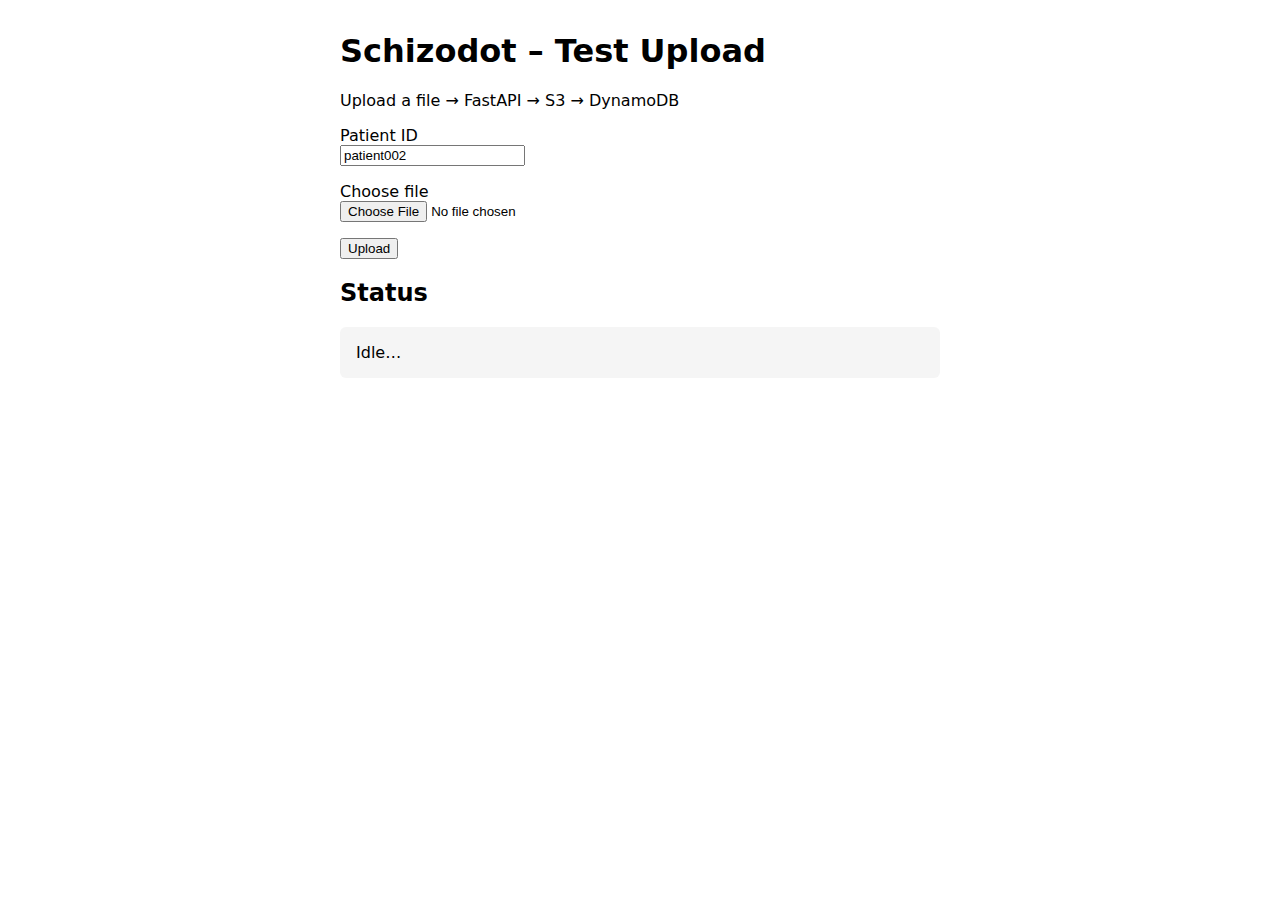
<file: frontend/index.html>
<!doctype html>
<html lang="en">
  <head>
    <meta charset="UTF-8" />
    <title>Schizodot Uploader</title>
    <meta name="viewport" content="width=device-width,initial-scale=1" />
    <style>
      body { font-family: system-ui, sans-serif; max-width: 600px; margin: 2rem auto; }
      label, input, button { display: block; margin-bottom: 1rem; }
      .log { background: #f5f5f5; padding: 1rem; border-radius: 6px; white-space: pre-wrap; }
      .ok { color: green; }
      .err { color: red; }
    </style>
  </head>
  <body>
    <h1>Schizodot – Test Upload</h1>
    <p>Upload a file → FastAPI → S3 → DynamoDB</p>

    <label>
      Patient ID
      <input id="patientId" value="patient002" />
    </label>

    <label>
      Choose file
      <input id="fileInput" type="file" accept="audio/*,video/*" />
    </label>

    <button id="uploadBtn">Upload</button>

    <h2>Status</h2>
    <div id="status" class="log">Idle…</div>

    <script>
      const API_BASE = "http://127.0.0.1:8000/api/v1/analyze";
      const statusBox = document.getElementById("status");
      const uploadBtn = document.getElementById("uploadBtn");
      const fileInput = document.getElementById("fileInput");
      const patientInput = document.getElementById("patientId");

      function log(msg, isErr = false) {
        statusBox.textContent = msg;
        statusBox.className = "log " + (isErr ? "err" : "ok");
      }

      async function doUpload() {
        const file = fileInput.files[0];
        const patientId = patientInput.value.trim();
        if (!file) {
          log("Please choose a file first", true);
          return;
        }
        if (!patientId) {
          log("Please enter patient ID", true);
          return;
        }

        // 1) ask FastAPI to give presigned URL
        log("1/4 Getting presigned URL from FastAPI…");
        const presignUrl = `${API_BASE}/presign/${encodeURIComponent(patientId)}?filename=${encodeURIComponent(file.name)}&content_type=${encodeURIComponent(file.type)}`;
        const presignResp = await fetch(presignUrl);
        if (!presignResp.ok) {
          const txt = await presignResp.text();
          log("Presign failed: " + txt, true);
          return;
        }
        const presignData = await presignResp.json();
        const { url, key } = presignData;

        // 2) upload to S3 using presigned URL
        log("2/4 Uploading directly to S3…");
        const putResp = await fetch(url, {
          method: "PUT",
          headers: {
            "Content-Type": file.type,
          },
          body: file,
        });
        if (!putResp.ok) {
          const txt = await putResp.text();
          log("S3 upload failed: " + txt, true);
          return;
        }

        // 3) tell backend to confirm and write to Dynamo
        log("3/4 Telling FastAPI to confirm + log to DynamoDB…");
        const confirmResp = await fetch(`${API_BASE}/confirm`, {
          method: "POST",
          headers: {
            "Content-Type": "application/json",
          },
          body: JSON.stringify({
            patient_id: patientId,
            key: key,
            size_bytes: file.size,
            media_type: file.type,
          }),
        });
        if (!confirmResp.ok) {
          const txt = await confirmResp.text();
          log("Confirm failed: " + txt, true);
          return;
        }
        const confirmData = await confirmResp.json();

        // 4) done
        log("4/4 Done ✅\n\nS3 key: " + key + "\nDynamo item:\n" + JSON.stringify(confirmData, null, 2));
      }

      uploadBtn.addEventListener("click", () => {
        doUpload().catch(err => {
          console.error(err);
          log("Unexpected error: " + err.message, true);
        });
      });
    </script>
  </body>
</html>
</file>
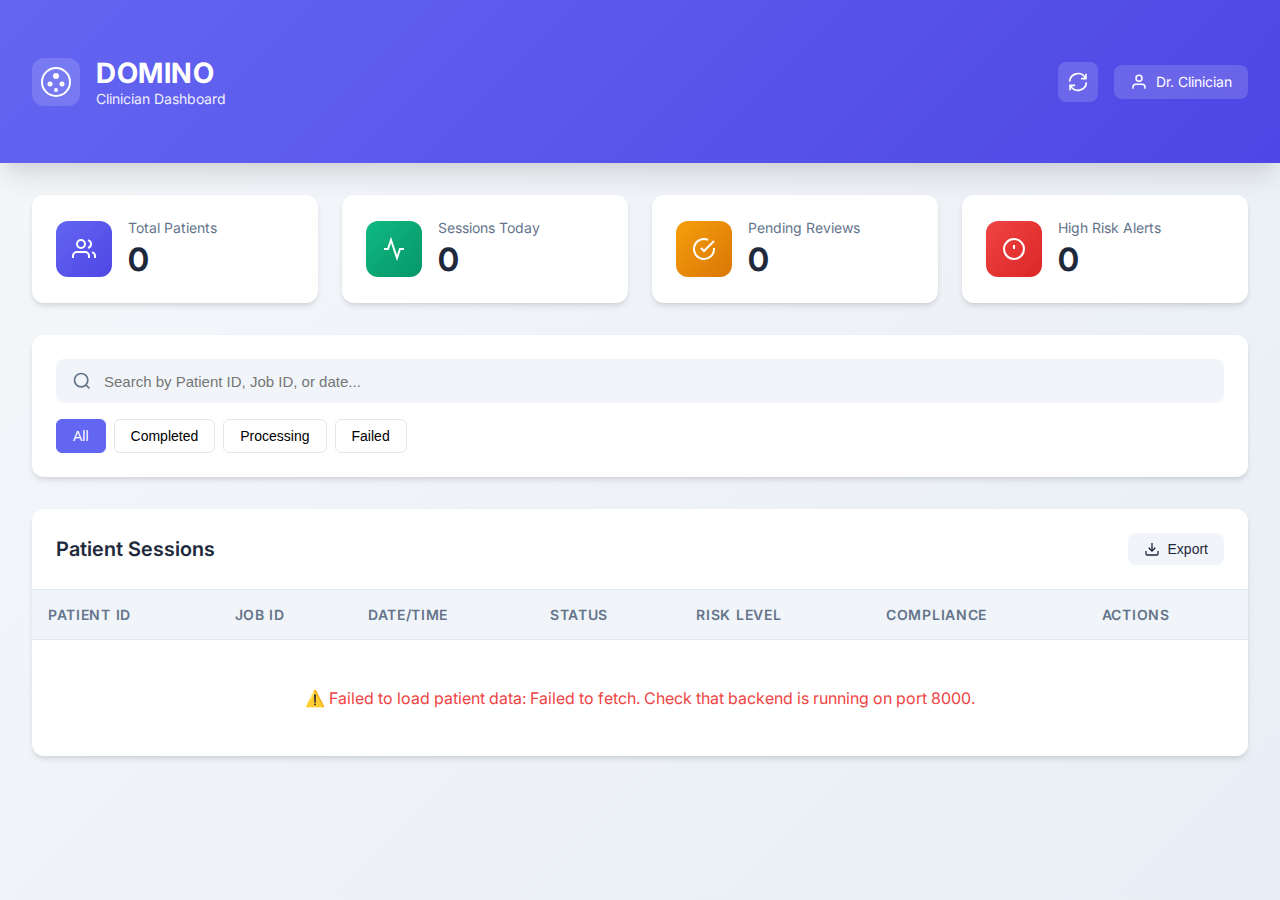
<file: frontend/clinician-dashboard/index.html>
<!DOCTYPE html>
<html lang="en">
<head>
    <meta charset="UTF-8">
    <meta name="viewport" content="width=device-width, initial-scale=1.0">
    <title>DOMINO - Clinician Dashboard</title>
    <link rel="stylesheet" href="styles.css">
    <link rel="preconnect" href="https://fonts.googleapis.com">
    <link rel="preconnect" href="https://fonts.gstatic.com" crossorigin>
    <link href="https://fonts.googleapis.com/css2?family=Inter:wght@300;400;500;600;700;800&display=swap" rel="stylesheet">
</head>
<body>
    <!-- Header -->
    <header class="app-header">
        <div class="container">
            <div class="header-content">
                <div class="logo">
                    <span class="logo-icon">
                        <svg width="32" height="32" viewBox="0 0 32 32" fill="none" xmlns="http://www.w3.org/2000/svg">
                            <circle cx="16" cy="16" r="14" stroke="currentColor" stroke-width="2"/>
                            <circle cx="16" cy="10" r="3" fill="currentColor"/>
                            <circle cx="10" cy="18" r="2.5" fill="currentColor"/>
                            <circle cx="22" cy="18" r="2.5" fill="currentColor"/>
                            <circle cx="16" cy="24" r="2" fill="currentColor"/>
                        </svg>
                    </span>
                    <span class="logo-text">
                        <span class="logo-main">DOMINO</span>
                        <span class="logo-subtitle">Clinician Dashboard</span>
                    </span>
                </div>
                <div class="header-actions">
                    <button class="btn-icon" onclick="refreshData()" title="Refresh Data">
                        <svg width="20" height="20" viewBox="0 0 24 24" fill="none" stroke="currentColor" stroke-width="2">
                            <path d="M21.5 2v6h-6M2.5 22v-6h6M2 11.5a10 10 0 0 1 18.8-4.3M22 12.5a10 10 0 0 1-18.8 4.2"/>
                        </svg>
                    </button>
                    <div class="user-badge">
                        <svg width="18" height="18" viewBox="0 0 24 24" fill="none" stroke="currentColor" stroke-width="2">
                            <path d="M20 21v-2a4 4 0 0 0-4-4H8a4 4 0 0 0-4 4v2"></path>
                            <circle cx="12" cy="7" r="4"></circle>
                        </svg>
                        <span>Dr. Clinician</span>
                    </div>
                </div>
            </div>
        </div>
    </header>

    <!-- Main Container -->
    <main class="container">
        <!-- Dashboard Stats -->
        <div class="stats-grid">
            <div class="stat-card">
                <div class="stat-icon" style="background: linear-gradient(135deg, #6366f1, #4f46e5);">
                    <svg width="24" height="24" viewBox="0 0 24 24" fill="none" stroke="white" stroke-width="2">
                        <path d="M17 21v-2a4 4 0 0 0-4-4H5a4 4 0 0 0-4 4v2"></path>
                        <circle cx="9" cy="7" r="4"></circle>
                        <path d="M23 21v-2a4 4 0 0 0-3-3.87M16 3.13a4 4 0 0 1 0 7.75"></path>
                    </svg>
                </div>
                <div class="stat-info">
                    <div class="stat-label">Total Patients</div>
                    <div class="stat-value" id="totalPatients">0</div>
                </div>
            </div>

            <div class="stat-card">
                <div class="stat-icon" style="background: linear-gradient(135deg, #10b981, #059669);">
                    <svg width="24" height="24" viewBox="0 0 24 24" fill="none" stroke="white" stroke-width="2">
                        <polyline points="22 12 18 12 15 21 9 3 6 12 2 12"></polyline>
                    </svg>
                </div>
                <div class="stat-info">
                    <div class="stat-label">Sessions Today</div>
                    <div class="stat-value" id="sessionsToday">0</div>
                </div>
            </div>

            <div class="stat-card">
                <div class="stat-icon" style="background: linear-gradient(135deg, #f59e0b, #d97706);">
                    <svg width="24" height="24" viewBox="0 0 24 24" fill="none" stroke="white" stroke-width="2">
                        <path d="M22 11.08V12a10 10 0 1 1-5.93-9.14"></path>
                        <polyline points="22 4 12 14.01 9 11.01"></polyline>
                    </svg>
                </div>
                <div class="stat-info">
                    <div class="stat-label">Pending Reviews</div>
                    <div class="stat-value" id="pendingReviews">0</div>
                </div>
            </div>

            <div class="stat-card">
                <div class="stat-icon" style="background: linear-gradient(135deg, #ef4444, #dc2626);">
                    <svg width="24" height="24" viewBox="0 0 24 24" fill="none" stroke="white" stroke-width="2">
                        <circle cx="12" cy="12" r="10"></circle>
                        <line x1="12" y1="8" x2="12" y2="12"></line>
                        <line x1="12" y1="16" x2="12.01" y2="16"></line>
                    </svg>
                </div>
                <div class="stat-info">
                    <div class="stat-label">High Risk Alerts</div>
                    <div class="stat-value" id="highRiskAlerts">0</div>
                </div>
            </div>
        </div>

        <!-- Search and Filters -->
        <div class="search-section">
            <div class="search-bar">
                <svg width="20" height="20" viewBox="0 0 24 24" fill="none" stroke="currentColor" stroke-width="2">
                    <circle cx="11" cy="11" r="8"></circle>
                    <path d="m21 21-4.35-4.35"></path>
                </svg>
                <input type="text" id="searchInput" placeholder="Search by Patient ID, Job ID, or date..." onkeyup="filterResults()">
            </div>
            <div class="filter-buttons">
                <button class="filter-btn active" onclick="filterByStatus('all')">All</button>
                <button class="filter-btn" onclick="filterByStatus('completed')">Completed</button>
                <button class="filter-btn" onclick="filterByStatus('processing')">Processing</button>
                <button class="filter-btn" onclick="filterByStatus('failed')">Failed</button>
            </div>
        </div>

        <!-- Results Table -->
        <div class="card">
            <div class="card-header">
                <h2>Patient Sessions</h2>
                <div class="card-actions">
                    <button class="btn btn-secondary btn-sm" onclick="exportData()">
                        <svg width="16" height="16" viewBox="0 0 24 24" fill="none" stroke="currentColor" stroke-width="2">
                            <path d="M21 15v4a2 2 0 0 1-2 2H5a2 2 0 0 1-2-2v-4"></path>
                            <polyline points="7 10 12 15 17 10"></polyline>
                            <line x1="12" y1="15" x2="12" y2="3"></line>
                        </svg>
                        Export
                    </button>
                </div>
            </div>
            <div class="table-container">
                <table class="results-table">
                    <thead>
                        <tr>
                            <th>Patient ID</th>
                            <th>Job ID</th>
                            <th>Date/Time</th>
                            <th>Status</th>
                            <th>Risk Level</th>
                            <th>Compliance</th>
                            <th>Actions</th>
                        </tr>
                    </thead>
                    <tbody id="resultsTableBody">
                        <tr>
                            <td colspan="7" class="no-data">Loading patient data...</td>
                        </tr>
                    </tbody>
                </table>
            </div>
        </div>
    </main>

    <!-- Detail Modal -->
    <div class="modal" id="detailModal">
        <div class="modal-content">
            <div class="modal-header">
                <h2 id="modalTitle">Patient Session Details</h2>
                <button class="modal-close" onclick="closeModal()">×</button>
            </div>
            <div class="modal-body" id="modalBody">
                <!-- Will be populated by JavaScript -->
            </div>
        </div>
    </div>

    <script src="app.js"></script>
</body>
</html>
</file>
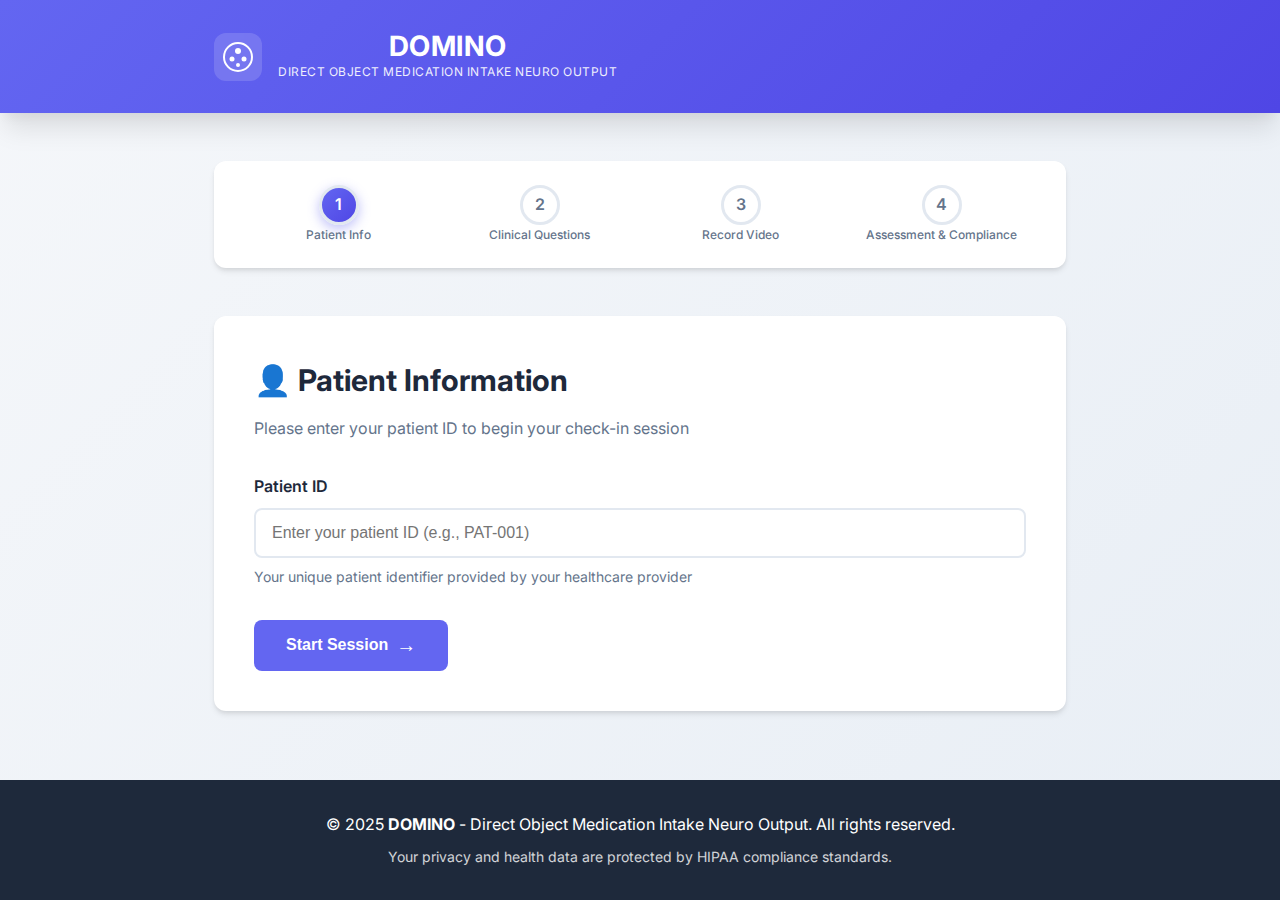
<file: frontend/patient-portal/index.html>
<!DOCTYPE html>
<html lang="en">
<head>
    <meta charset="UTF-8">
    <meta name="viewport" content="width=device-width, initial-scale=1.0">
    <title>DOMINO - Patient Portal</title>
    <link rel="stylesheet" href="styles.css">
    <link rel="preconnect" href="https://fonts.googleapis.com">
    <link rel="preconnect" href="https://fonts.gstatic.com" crossorigin>
    <link href="https://fonts.googleapis.com/css2?family=Inter:wght@300;400;500;600;700&display=swap" rel="stylesheet">
</head>
<body>
    <!-- Header -->
    <header class="app-header">
        <div class="container">
            <div class="header-content">
                <h1 class="logo">
                    <span class="logo-icon">
                        <svg width="32" height="32" viewBox="0 0 32 32" fill="none" xmlns="http://www.w3.org/2000/svg">
                            <circle cx="16" cy="16" r="14" stroke="currentColor" stroke-width="2"/>
                            <circle cx="16" cy="10" r="3" fill="currentColor"/>
                            <circle cx="10" cy="18" r="2.5" fill="currentColor"/>
                            <circle cx="22" cy="18" r="2.5" fill="currentColor"/>
                            <circle cx="16" cy="24" r="2" fill="currentColor"/>
                        </svg>
                    </span>
                    <span class="logo-text">
                        <span class="logo-main">DOMINO</span>
                        <span class="logo-subtitle">Direct Object Medication Intake Neuro Output</span>
                    </span>
                </h1>
            </div>
        </div>
    </header>

    <!-- Main Container -->
    <main class="container">
        <!-- Step Indicator -->
        <div class="step-indicator" id="stepIndicator">
            <div class="step-item active" data-step="1">
                <div class="step-number">1</div>
                <div class="step-label">Patient Info</div>
            </div>
            <div class="step-item" data-step="2">
                <div class="step-number">2</div>
                <div class="step-label">Clinical Questions</div>
            </div>
            <div class="step-item" data-step="3">
                <div class="step-number">3</div>
                <div class="step-label">Record Video</div>
            </div>
            <div class="step-item" data-step="4">
                <div class="step-number">4</div>
                <div class="step-label">Assessment & Compliance</div>
            </div>
        </div>

        <!-- Step 1: Patient Information -->
        <div class="step-content active" id="step1">
            <div class="card">
                <h2 class="card-title">👤 Patient Information</h2>
                <p class="card-description">Please enter your patient ID to begin your check-in session</p>
                
                <div class="form-group">
                    <label for="patientId">Patient ID</label>
                    <input 
                        type="text" 
                        id="patientId" 
                        class="form-input" 
                        placeholder="Enter your patient ID (e.g., PAT-001)"
                        required
                    />
                    <small class="form-help">Your unique patient identifier provided by your healthcare provider</small>
                </div>

                <button class="btn btn-primary" onclick="startSession()">
                    Start Session
                    <span class="btn-icon">→</span>
                </button>
            </div>
        </div>

        <!-- Step 2: Clinical Questions -->
        <div class="step-content" id="step2">
            <div class="card">
                <h2 class="card-title">📋 Clinical Questions</h2>
                <p class="card-description">
                    Please read and understand these questions. You will answer them in a single video recording.
                </p>
                
                <div class="questions-container">
                    <div class="question-item">
                        <div class="question-number">1</div>
                        <div class="question-text">How are you feeling today? Describe your mood and emotional state.</div>
                    </div>
                    <div class="question-item">
                        <div class="question-number">2</div>
                        <div class="question-text">Have you been taking your medication as prescribed? Any missed doses?</div>
                    </div>
                    <div class="question-item">
                        <div class="question-number">3</div>
                        <div class="question-text">Have you experienced any side effects from your medication?</div>
                    </div>
                    <div class="question-item">
                        <div class="question-number">4</div>
                        <div class="question-text">How have your sleep patterns been over the past week?</div>
                    </div>
                    <div class="question-item">
                        <div class="question-number">5</div>
                        <div class="question-text">Is there anything else you would like to share with your healthcare provider?</div>
                    </div>
                </div>

                <div class="alert alert-info">
                    <strong>📹 Recording Instructions:</strong>
                    <ul>
                        <li>Answer all 5 questions in ONE continuous recording</li>
                        <li>Speak clearly and face the camera</li>
                        <li>Take your time - there's no rush</li>
                        <li>You can review and re-record if needed</li>
                    </ul>
                </div>

                <div class="button-group">
                    <button class="btn btn-secondary" onclick="previousStep()">
                        <span class="btn-icon">←</span>
                        Back
                    </button>
                    <button class="btn btn-primary" onclick="nextStep()">
                        Ready to Record
                        <span class="btn-icon">→</span>
                    </button>
                </div>
            </div>
        </div>

        <!-- Step 3: Video Recording -->
        <div class="step-content" id="step3">
            <div class="card">
                <h2 class="card-title">🎥 Record Your Responses</h2>
                <p class="card-description">
                    Answer all 5 clinical questions in one recording session
                </p>

                <!-- Video Preview -->
                <div class="video-container">
                    <video id="videoPreview" autoplay muted playsinline></video>
                    <video id="videoPlayback" controls style="display: none;"></video>
                    
                    <div class="recording-indicator" id="recordingIndicator" style="display: none;">
                        <span class="recording-dot"></span>
                        <span id="recordingTimer">00:00</span>
                    </div>
                </div>

                <!-- Recording Controls -->
                <div class="recording-controls">
                    <button class="btn btn-record" id="startRecordBtn" onclick="startRecording()">
                        <span class="record-icon">⏺</span>
                        Start Recording
                    </button>
                    <button class="btn btn-stop" id="stopRecordBtn" onclick="stopRecording()" style="display: none;">
                        <span class="stop-icon">⏹</span>
                        Stop Recording
                    </button>
                    <button class="btn btn-secondary" id="retryRecordBtn" onclick="retryRecording()" style="display: none;">
                        <span class="btn-icon">↻</span>
                        Re-record
                    </button>
                    <button class="btn btn-primary" id="uploadBtn" onclick="uploadVideo()" style="display: none;">
                        Upload & Analyze
                        <span class="btn-icon">→</span>
                    </button>
                </div>

                <div class="button-group" id="step3NavButtons">
                    <button class="btn btn-secondary" onclick="previousStep()">
                        <span class="btn-icon">←</span>
                        Back
                    </button>
                </div>
            </div>
        </div>

        <!-- Step 4: Analysis Progress -->
        <div class="step-content" id="step4">
            <div class="card">
                <!-- Tab Navigation -->
                <div class="tab-navigation">
                    <button class="tab-button active" id="assessmentTab" onclick="switchTab('assessment')">
                        <svg width="20" height="20" viewBox="0 0 24 24" fill="none" stroke="currentColor" stroke-width="2">
                            <path d="M14.5 2H6a2 2 0 0 0-2 2v16a2 2 0 0 0 2 2h12a2 2 0 0 0 2-2V7.5L14.5 2z"></path>
                        </svg>
                        Clinical Assessment
                    </button>
                    <button class="tab-button" id="complianceTab" onclick="switchTab('compliance')" disabled>
                        <svg width="20" height="20" viewBox="0 0 24 24" fill="none" stroke="currentColor" stroke-width="2">
                            <circle cx="12" cy="12" r="10"></circle>
                            <path d="M9.09 9a3 3 0 0 1 5.83 1c0 2-3 3-3 3"></path>
                            <line x1="12" y1="17" x2="12.01" y2="17"></line>
                        </svg>
                        Medication Compliance
                    </button>
                </div>

                <!-- Assessment Tab Content -->
                <div class="tab-content" id="assessmentContent">
                    <h2>📊 Analysis in Progress</h2>
                    <p class="subtitle">Please wait while we analyze your video...</p>
                    
                    <div class="analysis-steps">
                        <div class="analysis-step" id="uploadStep">
                            <div class="step-icon">📤</div>
                            <div class="step-info">
                                <div class="step-title">Uploading Video</div>
                                <div class="step-description">Secure upload to cloud storage</div>
                            </div>
                        </div>
                        
                        <div class="analysis-step" id="emotionStep">
                            <div class="step-icon">🔍</div>
                            <div class="step-info">
                                <div class="step-title">Processing</div>
                                <div class="step-description">Analyzing your responses</div>
                            </div>
                        </div>
                        
                        <div class="analysis-step" id="llmStep">
                            <div class="step-icon">✅</div>
                            <div class="step-info">
                                <div class="step-title">Completing</div>
                                <div class="step-description">Finalizing analysis</div>
                            </div>
                        </div>
                    </div>
                    
                    <div class="progress-container">
                        <div class="progress-bar" id="analysisProgress"></div>
                    </div>
                    <p class="progress-text" id="progressText">Starting analysis...</p>
                    
                    <!-- Results Container (Hidden until complete) -->
                    <div id="resultsContainer" style="display: none; margin-top: 2rem;">
                        <hr style="border: none; border-top: 2px solid var(--bg-color); margin: 2rem 0;">
                        <div id="resultsContent"></div>
                    </div>
                </div>

                <!-- Compliance Tab Content -->
                <div class="tab-content" id="complianceContent" style="display: none;">
                    <h2>💊 Medication Compliance Check</h2>
                    <p class="subtitle">Please follow the 6-phase protocol to verify medication intake</p>
                    
                    <div class="compliance-container">
                        <!-- Loading indicator -->
                        <div id="complianceLoading" style="display: none; text-align: center; padding: 3rem; background: #f8fafc; border-radius: 12px; margin-bottom: 1rem;">
                            <div style="width: 48px; height: 48px; border: 4px solid #e5e7eb; border-top-color: #6366f1; border-radius: 50%; margin: 0 auto 1rem; animation: spin 1s linear infinite;"></div>
                            <p style="color: var(--text-secondary);">Loading compliance monitor...</p>
                        </div>
                        
                        <!-- Error message -->
                        <div id="complianceError" style="display: none; padding: 1.5rem; background: #fef2f2; border: 2px solid #ef4444; border-radius: 12px; margin-bottom: 1rem;">
                            <p style="color: #dc2626; margin: 0; font-weight: 500;">⚠️ Unable to load compliance monitor</p>
                            <p style="color: #dc2626; margin: 0.5rem 0 0 0; font-size: 0.875rem;">Please ensure proto.py is running on port 5002</p>
                            <button onclick="retryComplianceLoad()" style="margin-top: 1rem; padding: 0.5rem 1rem; background: #dc2626; color: white; border: none; border-radius: 6px; cursor: pointer;">Retry</button>
                        </div>
                        
                        <!-- Iframe with proper permissions -->
                        <iframe 
                            id="complianceFrame" 
                            src="" 
                            allow="camera *; microphone *; fullscreen"
                            sandbox="allow-same-origin allow-scripts allow-forms allow-popups"
                            style="width: 100%; height: 700px; border: none; border-radius: 12px; background: #ffffff; box-shadow: 0 2px 8px rgba(0,0,0,0.1);"
                            title="Medication Compliance Monitor"
                            onload="onComplianceFrameLoad()"
                            onerror="onComplianceFrameError()">
                        </iframe>
                        
                        <!-- Instructions -->
                        <div style="margin-top: 1rem; padding: 1rem; background: #eff6ff; border-radius: 8px; border-left: 4px solid #3b82f6;">
                            <p style="margin: 0; color: #1e40af; font-size: 0.875rem; margin-bottom: 0.75rem;">
                                <strong>📋 Instructions:</strong> Grant camera access when prompted. Follow the 6-phase protocol shown on screen. The system will automatically detect and verify each step.
                            </p>
                        </div>
                        
                        <!-- Completion Button -->
                        <div style="margin-top: 1.5rem; padding: 1.5rem; background: linear-gradient(135deg, #10b981, #059669); border-radius: 12px; text-align: center;">
                            <p style="color: white; margin: 0 0 1rem 0; font-size: 1rem; font-weight: 600;">
                                ✅ Completed All 6 Phases?
                            </p>
                            <button onclick="completeComplianceVerification()" style="background: white; color: #059669; border: none; padding: 1rem 2rem; border-radius: 8px; font-size: 1rem; font-weight: 600; cursor: pointer; box-shadow: 0 4px 12px rgba(0,0,0,0.15); transition: transform 0.2s ease;" onmouseover="this.style.transform='translateY(-2px)'" onmouseout="this.style.transform='translateY(0)'">
                                Complete Verification & Finish
                            </button>
                        </div>
                    </div>
                </div>
            </div>
        </div>

        <!-- Completion Screen -->
        <div class="step-content" id="stepComplete" style="display: none;">
            <div class="card text-center">
                <div class="success-animation">
                    <svg width="120" height="120" viewBox="0 0 120 120" style="margin: 0 auto 2rem;">
                        <circle cx="60" cy="60" r="54" fill="#10b981" opacity="0.1"/>
                        <circle cx="60" cy="60" r="50" stroke="#10b981" stroke-width="3" fill="none" stroke-dasharray="314" stroke-dashoffset="0">
                            <animate attributeName="stroke-dashoffset" from="314" to="0" dur="1s" fill="freeze"/>
                        </circle>
                        <polyline points="40,60 52,72 80,44" stroke="white" stroke-width="4" fill="none" stroke-linecap="round" stroke-linejoin="round" stroke-dasharray="60" stroke-dashoffset="60">
                            <animate attributeName="stroke-dashoffset" from="60" to="0" dur="0.5s" begin="0.5s" fill="freeze"/>
                        </polyline>
                    </svg>
                </div>
                <h2 class="card-title" style="color: #10b981; font-size: 2rem; margin-bottom: 1rem;">
                    🎉 Session Complete!
                </h2>
                <p class="card-description" style="font-size: 1.125rem; margin-bottom: 2rem;">
                    Thank you for completing your DOMINO assessment and compliance verification.
                </p>

                <div class="completion-summary" id="completionSummary" style="background: var(--bg-color); padding: 2rem; border-radius: 12px; margin: 2rem 0; text-align: left;">
                    <!-- Will be populated by JS -->
                </div>

                <div style="display: flex; gap: 1rem; justify-content: center; flex-wrap: wrap;">
                    <button class="btn btn-primary" onclick="location.reload()" style="min-width: 200px;">
                        Start New Session
                    </button>
                </div>
            </div>
        </div>
    </main>

    <!-- Footer -->
    <footer class="app-footer">
        <div class="container">
            <p>&copy; 2025 <strong>DOMINO</strong> - Direct Object Medication Intake Neuro Output. All rights reserved.</p>
            <p class="footer-note">Your privacy and health data are protected by HIPAA compliance standards.</p>
        </div>
    </footer>

    <script src="app.js"></script>
</body>
</html>
</file>
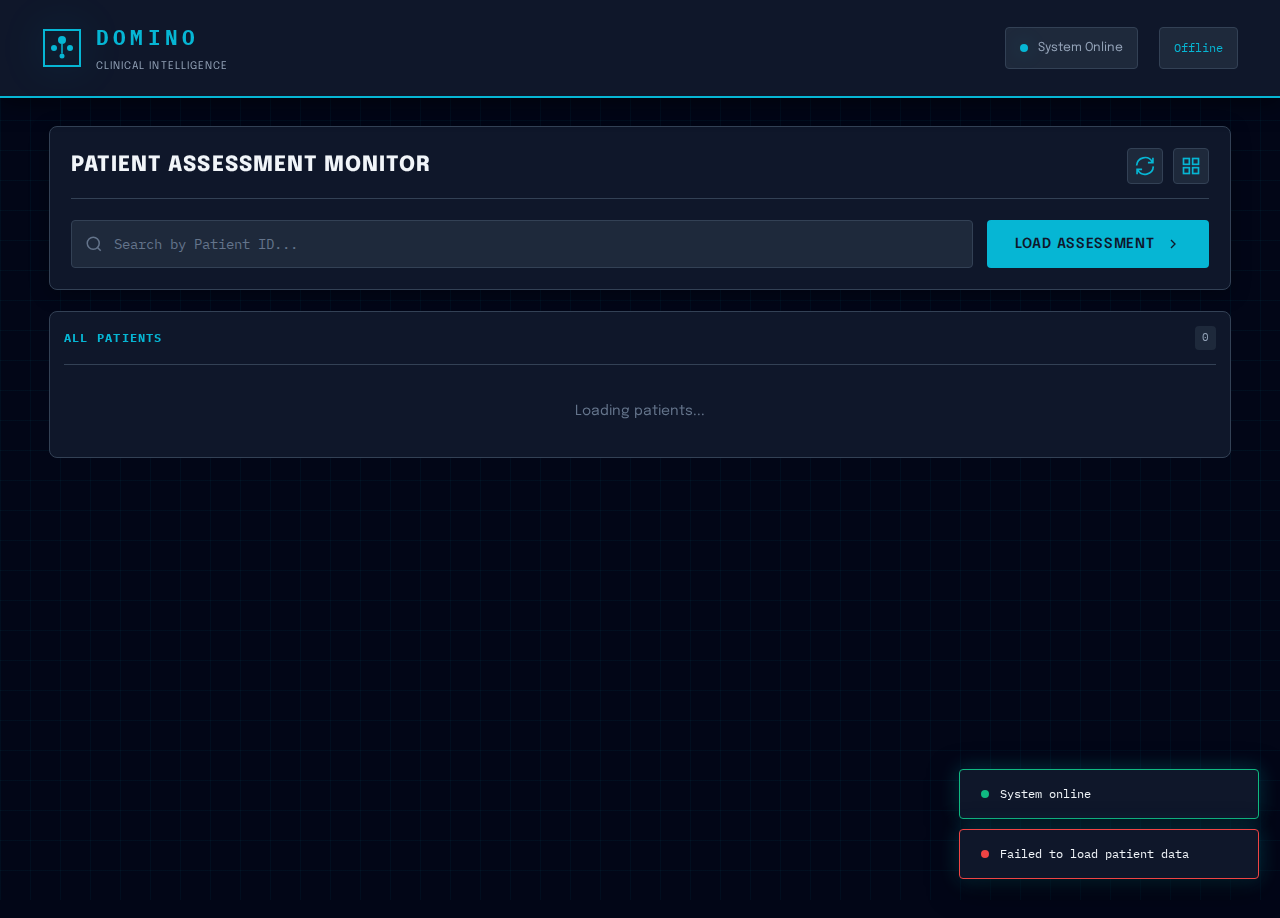
<file: frontend/clinician-dashboard/index-new.html>
<!DOCTYPE html>
<html lang="en">
<head>
    <meta charset="UTF-8">
    <meta name="viewport" content="width=device-width, initial-scale=1.0">
    <title>DOMINO Clinical Intelligence Platform</title>
    <link rel="stylesheet" href="styles-new.css">
    <link rel="preconnect" href="https://fonts.googleapis.com">
    <link rel="preconnect" href="https://fonts.gstatic.com" crossorigin>
    <link href="https://fonts.googleapis.com/css2?family=IBM+Plex+Mono:wght@400;500;600;700&family=Epilogue:wght@400;500;600;700;800&display=swap" rel="stylesheet">
</head>
<body>
    <!-- Grid Background -->
    <div class="grid-bg"></div>

    <!-- Header -->
    <header class="header">
        <div class="container">
            <div class="header-grid">
                <div class="logo-section">
                    <div class="logo">
                        <svg class="logo-glyph" width="40" height="40" viewBox="0 0 40 40">
                            <rect x="2" y="2" width="36" height="36" fill="none" stroke="currentColor" stroke-width="2"/>
                            <circle cx="20" cy="12" r="4" fill="currentColor"/>
                            <circle cx="12" cy="20" r="3" fill="currentColor"/>
                            <circle cx="28" cy="20" r="3" fill="currentColor"/>
                            <circle cx="20" cy="28" r="2.5" fill="currentColor"/>
                            <line x1="20" y1="16" x2="20" y2="25.5" stroke="currentColor" stroke-width="1.5"/>
                        </svg>
                        <div class="logo-text">
                            <span class="logo-primary">DOMINO</span>
                            <span class="logo-sub">Clinical Intelligence</span>
                        </div>
                    </div>
                </div>
                <div class="status-bar">
                    <div class="status-item">
                        <span class="status-dot status-active"></span>
                        <span class="status-label">System Online</span>
                    </div>
                    <div class="status-item">
                        <span class="mono-text" id="connectionStatus">Connected</span>
                    </div>
                </div>
            </div>
        </div>
    </header>

    <!-- Main Interface -->
    <main class="main">
        <div class="container">
            <!-- Control Panel -->
            <div class="control-panel">
                <div class="panel-header">
                    <h1 class="panel-title">Patient Assessment Monitor</h1>
                    <div class="panel-actions">
                        <button class="btn-icon" onclick="refreshData()" title="Refresh">
                            <svg width="20" height="20" viewBox="0 0 24 24" fill="none" stroke="currentColor" stroke-width="2">
                                <path d="M21.5 2v6h-6M2.5 22v-6h6M2 11.5a10 10 0 0 1 18.8-4.3M22 12.5a10 10 0 0 1-18.8 4.2"/>
                            </svg>
                        </button>
                        <button class="btn-icon" onclick="toggleView()" title="Toggle View">
                            <svg width="20" height="20" viewBox="0 0 24 24" fill="none" stroke="currentColor" stroke-width="2">
                                <rect x="3" y="3" width="7" height="7"></rect>
                                <rect x="14" y="3" width="7" height="7"></rect>
                                <rect x="14" y="14" width="7" height="7"></rect>
                                <rect x="3" y="14" width="7" height="7"></rect>
                            </svg>
                        </button>
                    </div>
                </div>

                <!-- Search & Filter -->
                <div class="search-section">
                    <div class="input-container">
                        <svg class="input-icon" width="18" height="18" viewBox="0 0 24 24" fill="none" stroke="currentColor" stroke-width="2">
                            <circle cx="11" cy="11" r="8"></circle>
                            <path d="m21 21-4.35-4.35"></path>
                        </svg>
                        <input 
                            type="text" 
                            id="patientSearch" 
                            class="search-input" 
                            placeholder="Search by Patient ID..."
                            onkeyup="filterPatients()"
                        />
                    </div>
                    <button class="btn-primary" onclick="loadPatientData()">
                        <span>Load Assessment</span>
                        <svg width="16" height="16" viewBox="0 0 24 24" fill="none" stroke="currentColor" stroke-width="2">
                            <path d="m9 18 6-6-6-6"/>
                        </svg>
                    </button>
                </div>
            </div>

            <!-- Patient List Sidebar -->
            <div class="patient-list-panel" id="patientListPanel">
                <div class="list-header">
                    <h3>All Patients</h3>
                    <span class="patient-count" id="patientCount">0</span>
                </div>
                <div class="patient-list" id="patientList">
                    <div class="list-loading">Loading patients...</div>
                </div>
            </div>

            <!-- Data Display Grid -->
            <div class="data-grid" id="dataGrid">
                <!-- Loading State -->
                <div class="loading-panel" id="loadingPanel">
                    <div class="loading-animation">
                        <div class="loading-spinner"></div>
                        <div class="loading-bars">
                            <div class="bar"></div>
                            <div class="bar"></div>
                            <div class="bar"></div>
                            <div class="bar"></div>
                        </div>
                    </div>
                    <p class="loading-text">Initializing system...</p>
                    <p class="mono-text loading-sub">Awaiting patient data input</p>
                </div>

                <!-- Results View -->
                <div class="results-container" id="resultsContainer" style="display: none;">
                    <!-- Patient Header Card -->
                    <div class="data-card card-header-info">
                        <div class="card-label">PATIENT INFORMATION</div>
                        <div class="patient-header-grid">
                            <div class="info-block">
                                <div class="info-label">Patient ID</div>
                                <div class="info-value mono-text" id="displayPatientId">---</div>
                            </div>
                            <div class="info-block">
                                <div class="info-label">Job ID</div>
                                <div class="info-value mono-text" id="displayJobId">---</div>
                            </div>
                            <div class="info-block">
                                <div class="info-label">Timestamp</div>
                                <div class="info-value mono-text" id="displayTimestamp">---</div>
                            </div>
                            <div class="info-block">
                                <div class="info-label">Status</div>
                                <div class="status-badge" id="displayStatus">
                                    <span class="status-dot status-success"></span>
                                    <span>Complete</span>
                                </div>
                            </div>
                        </div>
                    </div>

                    <!-- Metrics Dashboard -->
                    <div class="metrics-row">
                        <!-- Emotion Analysis -->
                        <div class="data-card card-metric">
                            <div class="card-label">MULTIMODAL EMOTION</div>
                            <div class="metric-display">
                                <div class="metric-value" id="fusedEmotion">---</div>
                                <div class="metric-confidence" id="fusedConfidence">0%</div>
                            </div>
                            <div class="metric-breakdown">
                                <div class="breakdown-item">
                                    <span class="breakdown-label">Audio:</span>
                                    <span class="breakdown-value" id="audioEmotion">---</span>
                                </div>
                                <div class="breakdown-item">
                                    <span class="breakdown-label">Facial:</span>
                                    <span class="breakdown-value" id="facialEmotion">---</span>
                                </div>
                            </div>
                        </div>

                        <!-- Risk Assessment -->
                        <div class="data-card card-metric">
                            <div class="card-label">RISK ASSESSMENT</div>
                            <div class="metric-display">
                                <div class="metric-value" id="riskLevel">---</div>
                                <div class="metric-indicator" id="riskIndicator">
                                    <div class="indicator-bar"></div>
                                </div>
                            </div>
                            <div class="metric-tags" id="riskFactors"></div>
                        </div>

                        <!-- Compliance Score -->
                        <div class="data-card card-metric">
                            <div class="card-label">MEDICATION COMPLIANCE</div>
                            <div class="metric-display">
                                <div class="metric-value" id="complianceScore">---</div>
                                <div class="metric-progress">
                                    <div class="progress-track">
                                        <div class="progress-fill" id="complianceFill"></div>
                                    </div>
                                </div>
                            </div>
                            <div class="metric-breakdown">
                                <div class="breakdown-item">
                                    <span class="breakdown-label">Protocol:</span>
                                    <span class="breakdown-value" id="protocolStatus">Pending</span>
                                </div>
                            </div>
                        </div>
                    </div>

                    <!-- Detailed Analysis Tabs -->
                    <div class="data-card card-tabbed">
                        <div class="tab-bar">
                            <button class="tab-item active" data-tab="clinical" onclick="switchAnalysisTab('clinical')">
                                <span>Clinical Summary</span>
                            </button>
                            <button class="tab-item" data-tab="emotion" onclick="switchAnalysisTab('emotion')">
                                <span>Emotion Analysis</span>
                            </button>
                            <button class="tab-item" data-tab="transcript" onclick="switchAnalysisTab('transcript')">
                                <span>Transcript</span>
                            </button>
                            <button class="tab-item" data-tab="raw" onclick="switchAnalysisTab('raw')">
                                <span>Raw Data</span>
                            </button>
                        </div>

                        <div class="tab-content-area">
                            <!-- Clinical Tab -->
                            <div class="tab-panel active" id="clinicalTab">
                                <div class="analysis-section">
                                    <h3 class="section-title">Clinical Summary</h3>
                                    <div class="text-content" id="clinicalSummary">Loading...</div>
                                </div>
                                <div class="analysis-section">
                                    <h3 class="section-title">Recommendations</h3>
                                    <div class="recommendations-list" id="recommendations"></div>
                                </div>
                            </div>

                            <!-- Emotion Tab -->
                            <div class="tab-panel" id="emotionTab">
                                <div class="emotion-grid">
                                    <div class="emotion-panel">
                                        <h4 class="panel-subtitle">Audio Emotion</h4>
                                        <div class="emotion-data" id="audioEmotionData"></div>
                                    </div>
                                    <div class="emotion-panel">
                                        <h4 class="panel-subtitle">Facial Emotion</h4>
                                        <div class="emotion-data" id="facialEmotionData"></div>
                                    </div>
                                    <div class="emotion-panel span-2">
                                        <h4 class="panel-subtitle">Multimodal Fusion</h4>
                                        <div class="emotion-data" id="fusedEmotionData"></div>
                                    </div>
                                </div>
                            </div>

                            <!-- Transcript Tab -->
                            <div class="tab-panel" id="transcriptTab">
                                <div class="transcript-container">
                                    <div class="transcript-text" id="transcriptText">Loading transcript...</div>
                                </div>
                            </div>

                            <!-- Raw Data Tab -->
                            <div class="tab-panel" id="rawTab">
                                <pre class="code-block" id="rawDataDisplay">{ "loading": true }</pre>
                            </div>
                        </div>
                    </div>
                </div>
            </div>
        </div>
    </main>

    <!-- Notification Toast -->
    <div class="notification-stack" id="notificationStack"></div>

    <script src="app-new.js"></script>
</body>
</html>
</file>
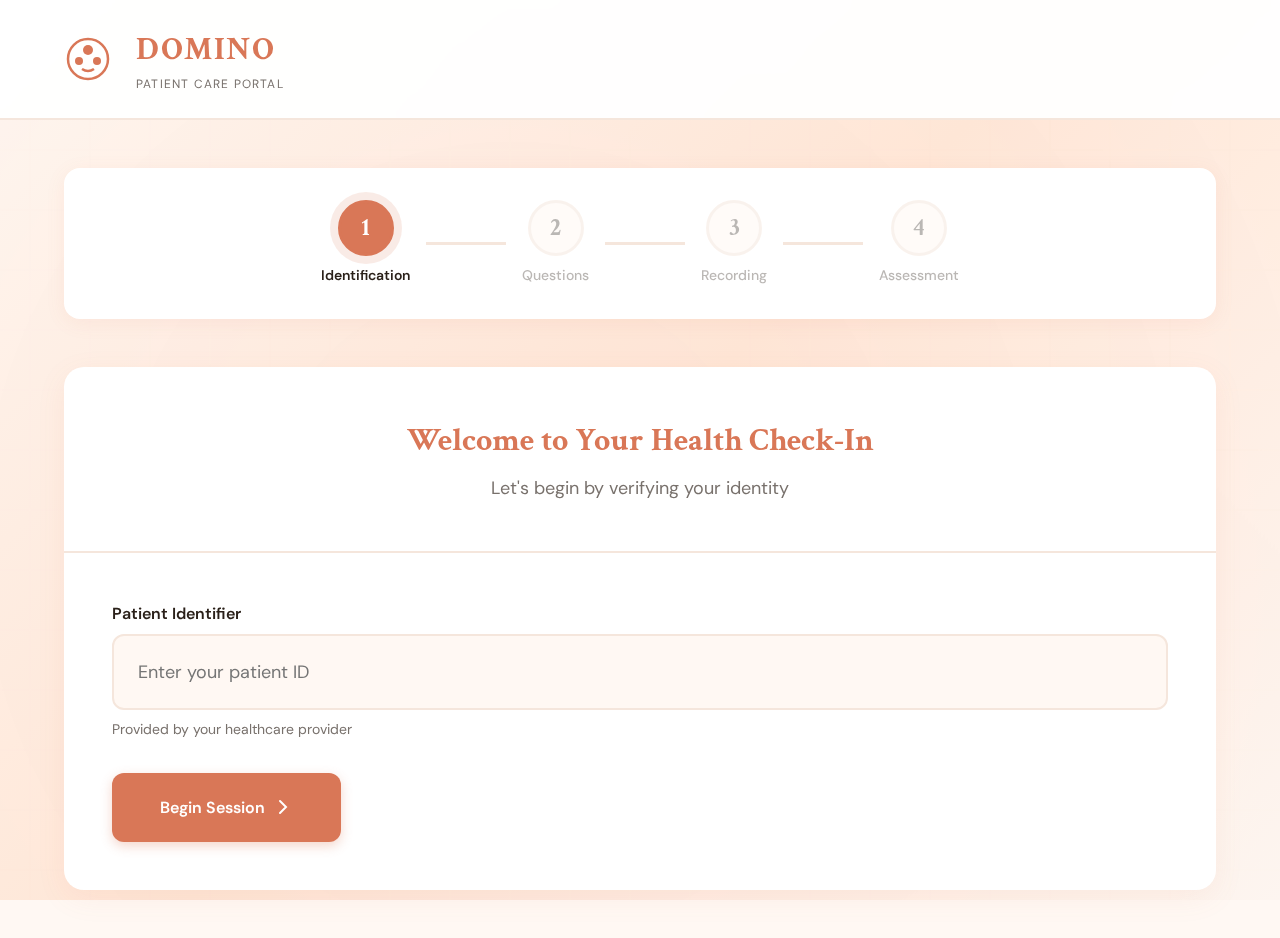
<file: frontend/patient-portal/index-new.html>
<!DOCTYPE html>
<html lang="en">
<head>
    <meta charset="UTF-8">
    <meta name="viewport" content="width=device-width, initial-scale=1.0">
    <title>DOMINO — Patient Care Portal</title>
    <link rel="stylesheet" href="styles-new.css">
    <link rel="preconnect" href="https://fonts.googleapis.com">
    <link rel="preconnect" href="https://fonts.gstatic.com" crossorigin>
    <link href="https://fonts.googleapis.com/css2?family=Crimson+Text:wght@400;600;700&family=DM+Sans:wght@400;500;700&display=swap" rel="stylesheet">
</head>
<body>
    <!-- Animated Background -->
    <div class="bg-layer"></div>
    <div class="bg-pattern"></div>

    <!-- Header with staggered reveal -->
    <header class="header">
        <div class="container">
            <div class="header-content">
                <div class="logo">
                    <svg class="logo-icon" width="48" height="48" viewBox="0 0 48 48">
                        <circle cx="24" cy="24" r="20" fill="none" stroke="currentColor" stroke-width="2.5"/>
                        <circle cx="24" cy="15" r="5" fill="currentColor"/>
                        <circle cx="15" cy="26" r="4" fill="currentColor"/>
                        <circle cx="33" cy="26" r="4" fill="currentColor"/>
                        <path d="M18 34 Q24 38 30 34" stroke="currentColor" stroke-width="2.5" fill="none"/>
                    </svg>
                    <div class="logo-text">
                        <h1>DOMINO</h1>
                        <span>Patient Care Portal</span>
                    </div>
                </div>
                <div class="session-info" id="sessionInfo" style="display: none;">
                    <span class="session-label">Session ID:</span>
                    <span class="session-id" id="currentSessionId"></span>
                </div>
            </div>
        </div>
    </header>

    <!-- Main Content -->
    <main class="main-container">
        <div class="container">
            <!-- Progress Steps -->
            <div class="progress-steps" id="progressSteps">
                <div class="step-item active" data-step="1">
                    <div class="step-indicator">
                        <span class="step-number">1</span>
                        <span class="step-check">✓</span>
                    </div>
                    <span class="step-label">Identification</span>
                </div>
                <div class="step-divider"></div>
                <div class="step-item" data-step="2">
                    <div class="step-indicator">
                        <span class="step-number">2</span>
                        <span class="step-check">✓</span>
                    </div>
                    <span class="step-label">Questions</span>
                </div>
                <div class="step-divider"></div>
                <div class="step-item" data-step="3">
                    <div class="step-indicator">
                        <span class="step-number">3</span>
                        <span class="step-check">✓</span>
                    </div>
                    <span class="step-label">Recording</span>
                </div>
                <div class="step-divider"></div>
                <div class="step-item" data-step="4">
                    <div class="step-indicator">
                        <span class="step-number">4</span>
                        <span class="step-check">✓</span>
                    </div>
                    <span class="step-label">Assessment</span>
                </div>
            </div>

            <!-- Tab Navigation (shown in step 4) -->
            <div class="tab-navigation" id="tabNavigation" style="display: none;">
                <button class="tab-btn active" data-tab="assessment" onclick="switchTab('assessment')">
                    <span class="tab-icon">📊</span>
                    <span>Clinical Assessment</span>
                </button>
                <button class="tab-btn" data-tab="compliance" id="complianceTabBtn" onclick="switchTab('compliance')">
                    <span class="tab-icon">💊</span>
                    <span>Medication Compliance</span>
                </button>
            </div>

            <!-- Tab Content Areas -->
            <div class="tab-content active" id="assessmentTab">
                <!-- Step 1: Patient Information -->
                <div class="step-content active" id="step1">
                    <div class="card">
                        <div class="card-header">
                            <h2>Welcome to Your Health Check-In</h2>
                            <p>Let's begin by verifying your identity</p>
                        </div>
                        <div class="card-body">
                            <div class="input-group">
                                <label for="patientId">Patient Identifier</label>
                                <input 
                                    type="text" 
                                    id="patientId" 
                                    placeholder="Enter your patient ID"
                                    autocomplete="off"
                                />
                                <span class="input-hint">Provided by your healthcare provider</span>
                            </div>
                            <button class="btn btn-primary" onclick="startSession()">
                                <span>Begin Session</span>
                                <svg width="20" height="20" viewBox="0 0 20 20" fill="none">
                                    <path d="M7 4l6 6-6 6" stroke="currentColor" stroke-width="2" stroke-linecap="round"/>
                                </svg>
                            </button>
                        </div>
                    </div>
                </div>

                <!-- Step 2: Clinical Questions -->
                <div class="step-content" id="step2">
                    <div class="card">
                        <div class="card-header">
                            <h2>Clinical Assessment Questions</h2>
                            <p>Please review these questions carefully before recording</p>
                        </div>
                        <div class="card-body">
                            <div class="questions-list">
                                <div class="question-card">
                                    <span class="q-number">Q1</span>
                                    <p>How are you feeling today? Describe your mood and emotional state.</p>
                                </div>
                                <div class="question-card">
                                    <span class="q-number">Q2</span>
                                    <p>Have you been taking your medication as prescribed? Any missed doses?</p>
                                </div>
                                <div class="question-card">
                                    <span class="q-number">Q3</span>
                                    <p>Are you experiencing any side effects from your medication?</p>
                                </div>
                                <div class="question-card">
                                    <span class="q-number">Q4</span>
                                    <p>How has your sleep been this week? Any changes?</p>
                                </div>
                                <div class="question-card">
                                    <span class="q-number">Q5</span>
                                    <p>Is there anything else you'd like your healthcare provider to know?</p>
                                </div>
                            </div>
                            <div class="button-group">
                                <button class="btn btn-secondary" onclick="goToStep(1)">
                                    <svg width="20" height="20" viewBox="0 0 20 20" fill="none">
                                        <path d="M13 16l-6-6 6-6" stroke="currentColor" stroke-width="2" stroke-linecap="round"/>
                                    </svg>
                                    <span>Back</span>
                                </button>
                                <button class="btn btn-primary" onclick="goToStep(3)">
                                    <span>Continue to Recording</span>
                                    <svg width="20" height="20" viewBox="0 0 20 20" fill="none">
                                        <path d="M7 4l6 6-6 6" stroke="currentColor" stroke-width="2" stroke-linecap="round"/>
                                    </svg>
                                </button>
                            </div>
                        </div>
                    </div>
                </div>

                <!-- Step 3: Video Recording -->
                <div class="step-content" id="step3">
                    <div class="card">
                        <div class="card-header">
                            <h2>Record Your Assessment</h2>
                            <p>Answer all five questions in one continuous recording</p>
                        </div>
                        <div class="card-body">
                            <div class="video-container">
                                <video id="videoPreview" autoplay muted playsinline></video>
                                <div class="recording-indicator" id="recordingIndicator" style="display: none;">
                                    <span class="rec-dot"></span>
                                    <span class="rec-text">Recording</span>
                                    <span class="rec-time" id="recordingTime">00:00</span>
                                </div>
                            </div>
                            <div class="controls">
                                <button class="btn btn-record" id="startRecordBtn" onclick="startRecording()">
                                    <svg width="24" height="24" viewBox="0 0 24 24" fill="none">
                                        <circle cx="12" cy="12" r="8" fill="currentColor"/>
                                    </svg>
                                    <span>Start Recording</span>
                                </button>
                                <button class="btn btn-stop" id="stopRecordBtn" onclick="stopRecording()" style="display: none;">
                                    <svg width="24" height="24" viewBox="0 0 24 24" fill="none">
                                        <rect x="7" y="7" width="10" height="10" fill="currentColor"/>
                                    </svg>
                                    <span>Stop Recording</span>
                                </button>
                            </div>
                            <div class="recorded-preview" id="recordedPreview" style="display: none;">
                                <video id="recordedVideo" controls></video>
                                <div class="button-group">
                                    <button class="btn btn-secondary" onclick="retakeVideo()">
                                        <span>Retake</span>
                                    </button>
                                    <button class="btn btn-primary" onclick="uploadVideo()">
                                        <span>Upload & Analyze</span>
                                    </button>
                                </div>
                            </div>
                        </div>
                    </div>
                </div>

                <!-- Step 4: Results & Analysis -->
                <div class="step-content" id="step4">
                    <!-- Upload Progress -->
                    <div class="card" id="uploadingCard" style="display: none;">
                        <div class="card-body text-center">
                            <div class="upload-animation">
                                <div class="spinner"></div>
                            </div>
                            <h3 id="uploadStatus">Uploading Video...</h3>
                            <div class="progress-bar">
                                <div class="progress-fill" id="uploadProgress"></div>
                            </div>
                            <p class="upload-subtitle" id="uploadSubtext">Please wait while we process your assessment</p>
                        </div>
                    </div>

                    <!-- Results Display -->
                    <div class="card" id="resultsCard" style="display: none;">
                        <div class="card-body">
                            <div class="success-animation">
                                <svg class="checkmark" width="80" height="80" viewBox="0 0 80 80">
                                    <circle class="checkmark-circle" cx="40" cy="40" r="35" fill="none" stroke="currentColor" stroke-width="4"/>
                                    <path class="checkmark-check" d="M25 40 L35 50 L55 30" fill="none" stroke="currentColor" stroke-width="4" stroke-linecap="round"/>
                                </svg>
                            </div>
                            <h2 class="text-center">Assessment Complete</h2>
                            <p class="text-center text-muted">Your video has been successfully uploaded and analyzed</p>
                            
                            <div class="completion-checklist">
                                <div class="check-item">
                                    <span class="check-icon">✓</span>
                                    <span>Video Recorded & Uploaded</span>
                                </div>
                                <div class="check-item">
                                    <span class="check-icon">✓</span>
                                    <span>Clinical Questions Answered</span>
                                </div>
                                <div class="check-item">
                                    <span class="check-icon">✓</span>
                                    <span>Analysis Processing Complete</span>
                                </div>
                            </div>

                            <div class="next-step-card">
                                <h3>Next Step: Medication Compliance</h3>
                                <p>Please complete the medication compliance verification to finish your check-in</p>
                                <button class="btn btn-primary btn-large" onclick="openPillCompliance()">
                                    <span>Start Compliance Check</span>
                                    <svg width="20" height="20" viewBox="0 0 20 20" fill="none">
                                        <path d="M7 4l6 6-6 6" stroke="currentColor" stroke-width="2" stroke-linecap="round"/>
                                    </svg>
                                </button>
                            </div>

                            <div class="job-info">
                                <span>Job ID: <code id="jobId"></code></span>
                                <span>Processing Time: <span id="processingTime"></span>s</span>
                            </div>
                        </div>
                    </div>
                </div>
            </div>

            <!-- Compliance Tab Content -->
            <div class="tab-content" id="complianceTab">
                <div class="card">
                    <div class="card-header">
                        <h2>Medication Compliance Verification</h2>
                        <p>Real-time pill detection protocol with camera</p>
                    </div>
                    <div class="card-body">
                        <div id="complianceLoadingMessage" style="display: none; text-align: center; padding: 40px;">
                            <div class="spinner"></div>
                            <p>Loading compliance check...</p>
                            <p style="font-size: 0.875rem; color: var(--text-muted);">Connecting to camera system on port 5001</p>
                        </div>
                        <iframe 
                            id="complianceFrame" 
                            src="" 
                            frameborder="0" 
                            allowfullscreen
                            allow="camera *; microphone *"
                            sandbox="allow-same-origin allow-scripts allow-forms"
                        ></iframe>
                        
                        <!-- Compliance Completion Section -->
                        <div id="complianceCompletionSection" style="display: none; text-align: center; padding: 40px; margin-top: 20px; background: var(--bg-cream); border-radius: 12px;">
                            <div class="success-icon" style="font-size: 4rem; margin-bottom: 20px;">
                                ✅
                            </div>
                            <h2 style="color: var(--primary); margin-bottom: 10px;">All Steps Complete!</h2>
                            <p style="color: var(--text-muted); margin-bottom: 30px;">
                                You have successfully completed both clinical assessment and medication compliance verification.
                            </p>
                            
                            <div class="completion-summary" style="background: white; padding: 20px; border-radius: 8px; margin-bottom: 30px; text-align: left;">
                                <h3 style="margin-bottom: 15px; color: var(--primary);">Session Summary</h3>
                                <div style="display: flex; flex-direction: column; gap: 10px;">
                                    <div class="summary-item" style="display: flex; align-items: center; gap: 10px;">
                                        <span style="color: var(--success); font-size: 1.2rem;">✓</span>
                                        <span>Clinical Questions Completed</span>
                                    </div>
                                    <div class="summary-item" style="display: flex; align-items: center; gap: 10px;">
                                        <span style="color: var(--success); font-size: 1.2rem;">✓</span>
                                        <span>Video Assessment Analyzed</span>
                                    </div>
                                    <div class="summary-item" style="display: flex; align-items: center; gap: 10px;">
                                        <span style="color: var(--success); font-size: 1.2rem;">✓</span>
                                        <span>Medication Compliance Verified (6 Phases)</span>
                                    </div>
                                </div>
                            </div>
                            
                            <button class="btn btn-primary btn-large" onclick="completeSession()" style="margin-bottom: 15px;">
                                <span>Finish & Submit</span>
                                <svg width="20" height="20" viewBox="0 0 20 20" fill="none">
                                    <path d="M16 4L6 14l-4-4" stroke="currentColor" stroke-width="2" stroke-linecap="round"/>
                                </svg>
                            </button>
                            
                            <p style="font-size: 0.875rem; color: var(--text-muted);">
                                Session ID: <code id="finalSessionId">---</code>
                            </p>
                        </div>
                    </div>
                </div>
            </div>
        </div>
    </main>

    <!-- Toast Notifications -->
    <div class="toast-container" id="toastContainer"></div>

    <script src="app-new.js"></script>
</body>
</html>
</file>
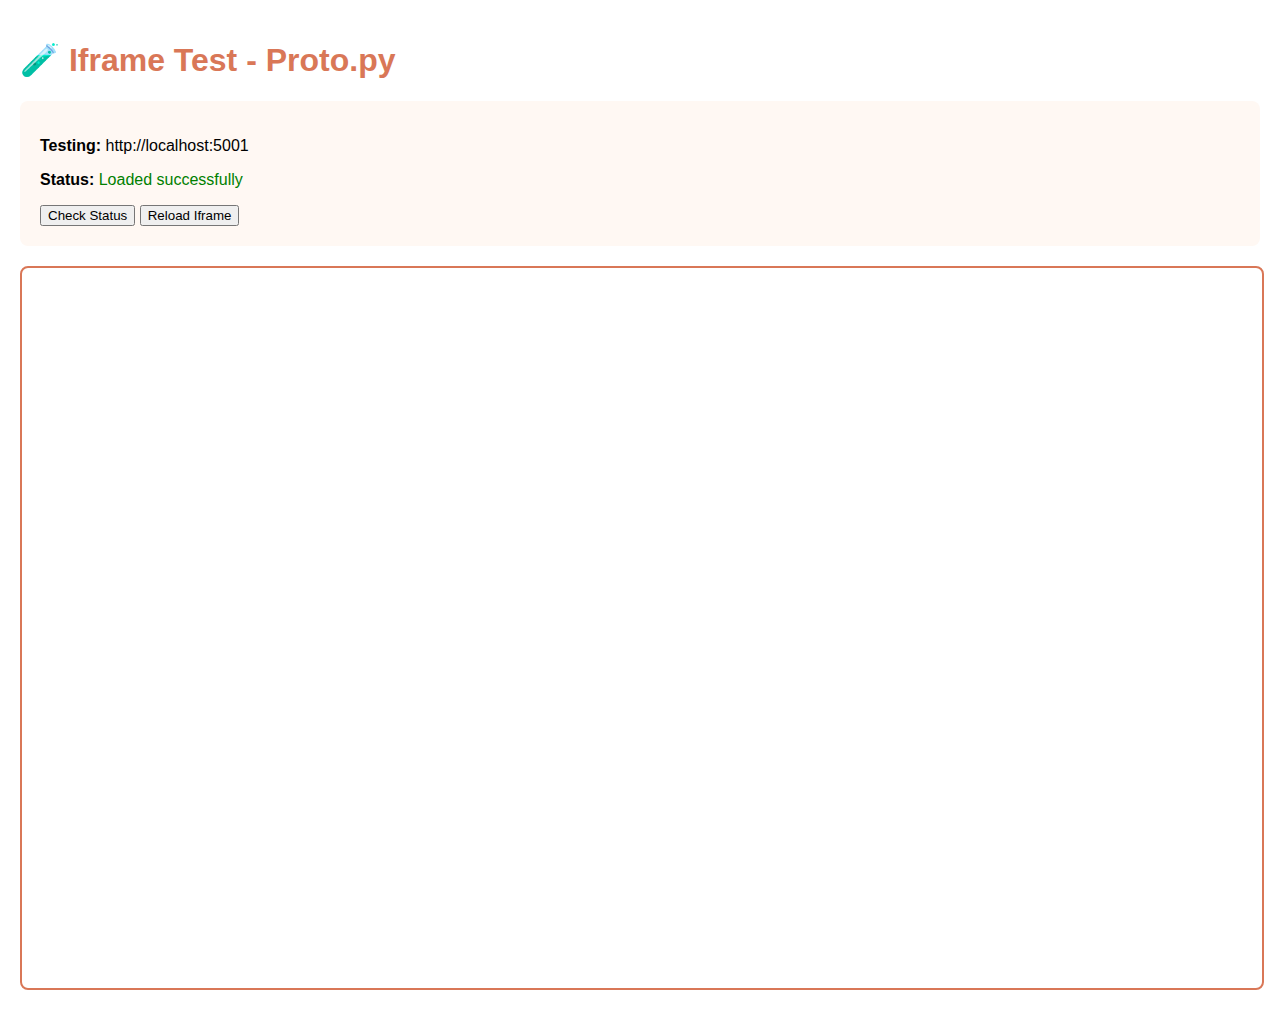
<file: frontend/patient-portal/test-iframe.html>
<!DOCTYPE html>
<html>
<head>
    <title>Test Iframe</title>
    <style>
        body {
            margin: 0;
            padding: 20px;
            font-family: Arial, sans-serif;
        }
        h1 {
            color: #D97757;
        }
        iframe {
            width: 100%;
            height: 80vh;
            border: 2px solid #D97757;
            border-radius: 8px;
            display: block;
        }
        .info {
            padding: 20px;
            background: #FFF8F3;
            margin: 20px 0;
            border-radius: 8px;
        }
    </style>
</head>
<body>
    <h1>🧪 Iframe Test - Proto.py</h1>
    
    <div class="info">
        <p><strong>Testing:</strong> http://localhost:5001</p>
        <p><strong>Status:</strong> <span id="status">Loading...</span></p>
        <button onclick="checkStatus()">Check Status</button>
        <button onclick="reloadIframe()">Reload Iframe</button>
    </div>
    
    <iframe 
        id="testFrame" 
        src="http://localhost:5001/" 
        allow="camera *; microphone *"
        sandbox="allow-same-origin allow-scripts allow-forms"
    ></iframe>
    
    <script>
        const iframe = document.getElementById('testFrame');
        const statusEl = document.getElementById('status');
        
        iframe.onload = function() {
            console.log('✅ Iframe loaded');
            statusEl.textContent = 'Loaded successfully';
            statusEl.style.color = 'green';
        };
        
        iframe.onerror = function(e) {
            console.error('❌ Iframe error', e);
            statusEl.textContent = 'Failed to load';
            statusEl.style.color = 'red';
        };
        
        function checkStatus() {
            fetch('http://localhost:5001/status_update')
                .then(r => r.json())
                .then(data => {
                    alert('Status: ' + JSON.stringify(data, null, 2));
                })
                .catch(e => {
                    alert('Error: ' + e.message);
                });
        }
        
        function reloadIframe() {
            iframe.src = iframe.src;
        }
        
        console.log('🧪 Test page loaded');
        console.log('Iframe src:', iframe.src);
    </script>
</body>
</html>
</file>
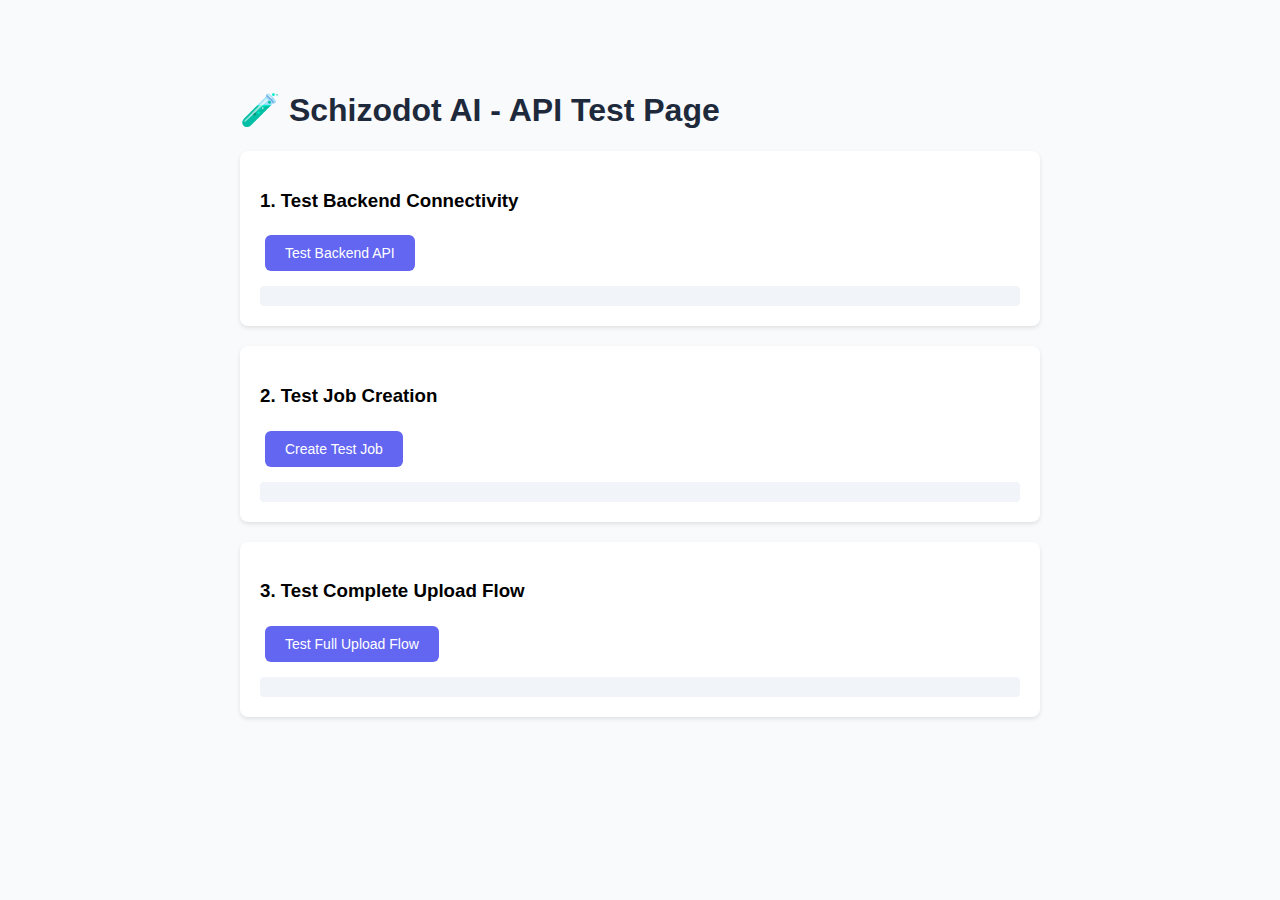
<file: frontend/patient-portal/test.html>
<!DOCTYPE html>
<html lang="en">
<head>
    <meta charset="UTF-8">
    <meta name="viewport" content="width=device-width, initial-scale=1.0">
    <title>API Test - Schizodot AI</title>
    <style>
        body {
            font-family: -apple-system, BlinkMacSystemFont, 'Segoe UI', Roboto, sans-serif;
            max-width: 800px;
            margin: 50px auto;
            padding: 20px;
            background: #f8fafc;
        }
        h1 { color: #1e293b; }
        .test-section {
            background: white;
            padding: 20px;
            margin: 20px 0;
            border-radius: 8px;
            box-shadow: 0 2px 4px rgba(0,0,0,0.1);
        }
        button {
            background: #6366f1;
            color: white;
            border: none;
            padding: 10px 20px;
            border-radius: 6px;
            cursor: pointer;
            font-size: 14px;
            margin: 5px;
        }
        button:hover { background: #4f46e5; }
        .result {
            margin-top: 10px;
            padding: 10px;
            background: #f1f5f9;
            border-radius: 4px;
            font-family: monospace;
            font-size: 12px;
            max-height: 300px;
            overflow-y: auto;
        }
        .success { color: #10b981; }
        .error { color: #ef4444; }
        .info { color: #3b82f6; }
    </style>
</head>
<body>
    <h1>🧪 Schizodot AI - API Test Page</h1>
    
    <div class="test-section">
        <h3>1. Test Backend Connectivity</h3>
        <button onclick="testBackend()">Test Backend API</button>
        <div id="backendResult" class="result"></div>
    </div>
    
    <div class="test-section">
        <h3>2. Test Job Creation</h3>
        <button onclick="testJobCreation()">Create Test Job</button>
        <div id="jobResult" class="result"></div>
    </div>
    
    <div class="test-section">
        <h3>3. Test Complete Upload Flow</h3>
        <button onclick="testCompleteFlow()">Test Full Upload Flow</button>
        <div id="uploadResult" class="result"></div>
    </div>

    <script>
        const API_BASE_URL = 'http://localhost:8000/api/v1';

        function log(elementId, message, type = 'info') {
            const element = document.getElementById(elementId);
            const timestamp = new Date().toLocaleTimeString();
            const className = type === 'success' ? 'success' : type === 'error' ? 'error' : 'info';
            element.innerHTML += `<div class="${className}">[${timestamp}] ${message}</div>`;
            element.scrollTop = element.scrollHeight;
        }

        async function testBackend() {
            const resultDiv = document.getElementById('backendResult');
            resultDiv.innerHTML = '';
            
            try {
                log('backendResult', '🔍 Testing backend connectivity...', 'info');
                
                // Test root endpoint
                const response = await fetch('http://localhost:8000/');
                const data = await response.json();
                
                if (response.ok) {
                    log('backendResult', `✅ Backend is UP: ${JSON.stringify(data)}`, 'success');
                } else {
                    log('backendResult', `❌ Backend returned error: ${response.status}`, 'error');
                }
            } catch (error) {
                log('backendResult', `❌ Backend connection failed: ${error.message}`, 'error');
                log('backendResult', '💡 Make sure Docker services are running', 'info');
            }
        }

        async function testJobCreation() {
            const resultDiv = document.getElementById('jobResult');
            resultDiv.innerHTML = '';
            
            try {
                log('jobResult', '🚀 Creating test job...', 'info');
                
                const response = await fetch(`${API_BASE_URL}/analyze/`, {
                    method: 'POST',
                    headers: {
                        'Content-Type': 'application/json'
                    },
                    body: JSON.stringify({
                        patient_id: 'TEST-WEB-001',
                        filename: `test-${Date.now()}.webm`,
                        content_type: 'video/webm',
                        metadata: {
                            test: true,
                            source: 'test_page'
                        }
                    })
                });
                
                const data = await response.json();
                
                if (response.ok) {
                    log('jobResult', `✅ Job created successfully!`, 'success');
                    log('jobResult', `📋 Job ID: ${data.job_id}`, 'info');
                    log('jobResult', `🔗 S3 Key: ${data.s3_key}`, 'info');
                    log('jobResult', `🔗 Presigned URL: ${data.presigned_url.substring(0, 80)}...`, 'info');
                } else {
                    log('jobResult', `❌ Job creation failed: ${JSON.stringify(data)}`, 'error');
                }
            } catch (error) {
                log('jobResult', `❌ Request failed: ${error.message}`, 'error');
            }
        }

        async function testCompleteFlow() {
            const resultDiv = document.getElementById('uploadResult');
            resultDiv.innerHTML = '';
            
            try {
                // Step 1: Create a dummy video blob
                log('uploadResult', '📹 Creating test video blob...', 'info');
                const dummyBlob = new Blob(['test video content'], { type: 'video/webm' });
                log('uploadResult', `✅ Blob created (${dummyBlob.size} bytes)`, 'success');
                
                // Step 2: Create job
                log('uploadResult', '🚀 Creating job...', 'info');
                const jobResponse = await fetch(`${API_BASE_URL}/analyze/`, {
                    method: 'POST',
                    headers: {
                        'Content-Type': 'application/json'
                    },
                    body: JSON.stringify({
                        patient_id: 'TEST-UPLOAD-001',
                        filename: `test-upload-${Date.now()}.webm`,
                        content_type: 'video/webm'
                    })
                });
                
                if (!jobResponse.ok) {
                    const errorData = await jobResponse.json();
                    throw new Error(`Job creation failed: ${JSON.stringify(errorData)}`);
                }
                
                const jobData = await jobResponse.json();
                log('uploadResult', `✅ Job created: ${jobData.job_id}`, 'success');
                
                // Step 3: Upload to S3
                log('uploadResult', '📤 Uploading to S3...', 'info');
                const uploadResponse = await fetch(jobData.presigned_url, {
                    method: 'PUT',
                    headers: {
                        'Content-Type': 'video/webm'
                    },
                    body: dummyBlob
                });
                
                if (uploadResponse.ok) {
                    log('uploadResult', `✅ Upload successful! (${uploadResponse.status})`, 'success');
                    log('uploadResult', `🎉 Complete flow working!`, 'success');
                } else {
                    const errorText = await uploadResponse.text();
                    log('uploadResult', `❌ Upload failed: ${uploadResponse.status} - ${errorText}`, 'error');
                }
                
            } catch (error) {
                log('uploadResult', `❌ Flow test failed: ${error.message}`, 'error');
            }
        }
    </script>
</body>
</html>
</file>
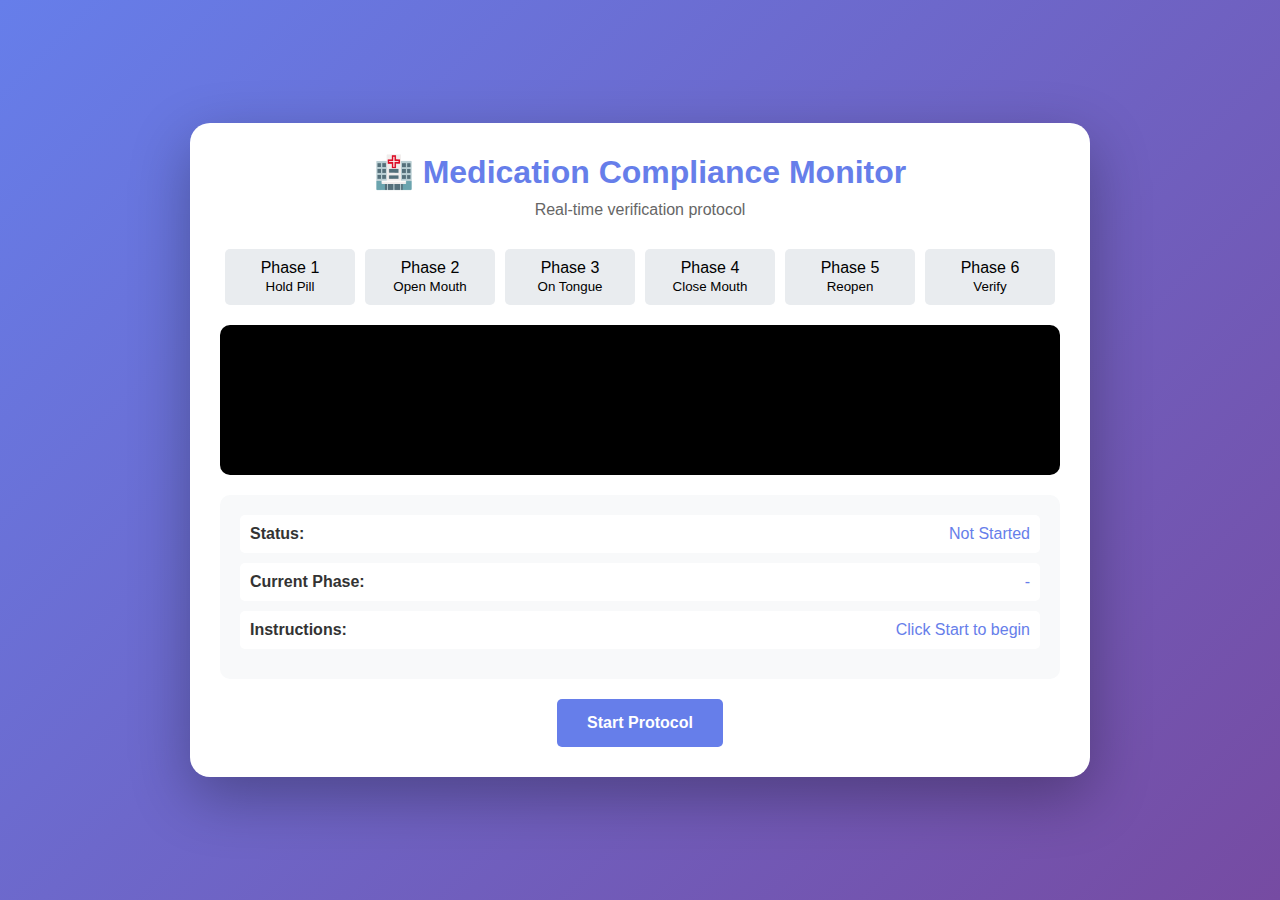
<file: services/pill-compliance/flask-styled-ui-main/static/compliance_monitor.html>
<!DOCTYPE html>
<html lang="en">
<head>
    <meta charset="UTF-8">
    <meta name="viewport" content="width=device-width, initial-scale=1.0">
    <title>Medication Compliance Monitor</title>
    <script src="https://cdn.socket.io/4.5.4/socket.io.min.js"></script>
    <style>
        * {
            margin: 0;
            padding: 0;
            box-sizing: border-box;
        }
        
        body {
            font-family: 'Segoe UI', Tahoma, Geneva, Verdana, sans-serif;
            background: linear-gradient(135deg, #667eea 0%, #764ba2 100%);
            min-height: 100vh;
            display: flex;
            justify-content: center;
            align-items: center;
            padding: 20px;
        }
        
        .container {
            background: white;
            border-radius: 20px;
            box-shadow: 0 20px 60px rgba(0, 0, 0, 0.3);
            padding: 30px;
            max-width: 900px;
            width: 100%;
        }
        
        h1 {
            color: #667eea;
            text-align: center;
            margin-bottom: 10px;
            font-size: 2em;
        }
        
        .subtitle {
            text-align: center;
            color: #666;
            margin-bottom: 30px;
        }
        
        .video-container {
            position: relative;
            background: #000;
            border-radius: 10px;
            overflow: hidden;
            margin-bottom: 20px;
        }
        
        #video, #canvas {
            width: 100%;
            display: block;
        }
        
        .status-panel {
            background: #f8f9fa;
            padding: 20px;
            border-radius: 10px;
            margin-bottom: 20px;
        }
        
        .status-row {
            display: flex;
            justify-content: space-between;
            margin-bottom: 10px;
            padding: 10px;
            background: white;
            border-radius: 5px;
        }
        
        .status-label {
            font-weight: bold;
            color: #333;
        }
        
        .status-value {
            color: #667eea;
        }
        
        .phase-indicator {
            display: flex;
            justify-content: space-between;
            margin-bottom: 20px;
        }
        
        .phase {
            flex: 1;
            text-align: center;
            padding: 10px;
            background: #e9ecef;
            border-radius: 5px;
            margin: 0 5px;
            transition: all 0.3s;
        }
        
        .phase.active {
            background: #667eea;
            color: white;
            transform: scale(1.1);
        }
        
        .phase.complete {
            background: #28a745;
            color: white;
        }
        
        .controls {
            display: flex;
            gap: 10px;
            justify-content: center;
        }
        
        button {
            padding: 15px 30px;
            font-size: 16px;
            border: none;
            border-radius: 5px;
            cursor: pointer;
            transition: all 0.3s;
            font-weight: bold;
        }
        
        .btn-primary {
            background: #667eea;
            color: white;
        }
        
        .btn-primary:hover {
            background: #5568d3;
            transform: translateY(-2px);
        }
        
        .btn-danger {
            background: #dc3545;
            color: white;
        }
        
        .btn-danger:hover {
            background: #c82333;
        }
        
        .btn-disabled {
            background: #6c757d;
            cursor: not-allowed;
        }
        
        .message {
            text-align: center;
            padding: 15px;
            border-radius: 5px;
            margin: 10px 0;
            font-weight: bold;
        }
        
        .message.success {
            background: #d4edda;
            color: #155724;
        }
        
        .message.error {
            background: #f8d7da;
            color: #721c24;
        }
        
        .message.info {
            background: #d1ecf1;
            color: #0c5460;
        }
        
        .hidden {
            display: none !important;
        }
    </style>
</head>
<body>
    <div class="container">
        <h1>🏥 Medication Compliance Monitor</h1>
        <p class="subtitle">Real-time verification protocol</p>
        
        <!-- Phase Indicators -->
        <div class="phase-indicator">
            <div class="phase" id="phase1">Phase 1<br><small>Hold Pill</small></div>
            <div class="phase" id="phase2">Phase 2<br><small>Open Mouth</small></div>
            <div class="phase" id="phase3">Phase 3<br><small>On Tongue</small></div>
            <div class="phase" id="phase4">Phase 4<br><small>Close Mouth</small></div>
            <div class="phase" id="phase5">Phase 5<br><small>Reopen</small></div>
            <div class="phase" id="phase6">Phase 6<br><small>Verify</small></div>
        </div>
        
        <!-- Video Feed -->
        <div class="video-container">
            <video id="video" autoplay playsinline></video>
            <canvas id="canvas" class="hidden"></canvas>
        </div>
        
        <!-- Status Panel -->
        <div class="status-panel">
            <div class="status-row">
                <span class="status-label">Status:</span>
                <span class="status-value" id="status">Not Started</span>
            </div>
            <div class="status-row">
                <span class="status-label">Current Phase:</span>
                <span class="status-value" id="currentPhase">-</span>
            </div>
            <div class="status-row">
                <span class="status-label">Instructions:</span>
                <span class="status-value" id="message">Click Start to begin</span>
            </div>
        </div>
        
        <!-- Messages -->
        <div id="messageBox" class="hidden"></div>
        
        <!-- Controls -->
        <div class="controls">
            <button id="startBtn" class="btn-primary" onclick="startSession()">
                Start Protocol
            </button>
            <button id="stopBtn" class="btn-danger hidden" onclick="stopSession()">
                Stop
            </button>
        </div>
    </div>

    <script>
        const SOCKET_URL = window.location.protocol + '//' + window.location.hostname + ':8004';
        let socket;
        let video;
        let canvas;
        let ctx;
        let streaming = false;
        let patientId = 'PATIENT-' + Date.now();
        
        // Initialize
        document.addEventListener('DOMContentLoaded', () => {
            video = document.getElementById('video');
            canvas = document.getElementById('canvas');
            ctx = canvas.getContext('2d');
            
            // Connect to WebSocket
            socket = io(SOCKET_URL);
            
            socket.on('connect', () => {
                console.log('Connected to compliance monitor');
                showMessage('Connected to server', 'success');
            });
            
            socket.on('session_started', (data) => {
                console.log('Session started:', data);
                showMessage('Session started! Follow the on-screen instructions.', 'info');
                streaming = true;
                streamFrames();
            });
            
            socket.on('frame_result', (data) => {
                updateStatus(data.status);
            });
            
            socket.on('protocol_complete', (data) => {
                streaming = false;
                if (data.result === 'success') {
                    showMessage('✅ COMPLIANCE VERIFIED! Protocol completed successfully.', 'success');
                    document.getElementById('status').textContent = 'VERIFIED (PASS)';
                } else {
                    showMessage('❌ Verification failed: ' + data.reason, 'error');
                    document.getElementById('status').textContent = 'FAILED';
                }
                
                document.getElementById('startBtn').classList.remove('hidden', 'btn-disabled');
                document.getElementById('stopBtn').classList.add('hidden');
            });
            
            socket.on('error', (data) => {
                console.error('Error:', data);
                showMessage('Error: ' + data.message, 'error');
            });
        });
        
        async function startSession() {
            try {
                // Request camera access
                const stream = await navigator.mediaDevices.getUserMedia({ 
                    video: { width: 640, height: 480 } 
                });
                
                video.srcObject = stream;
                canvas.width = 640;
                canvas.height = 480;
                
                // Start session
                socket.emit('start_session', {
                    patient_id: patientId,
                    session_id: 'session-' + Date.now()
                });
                
                document.getElementById('startBtn').classList.add('hidden');
                document.getElementById('stopBtn').classList.remove('hidden');
                
            } catch (err) {
                showMessage('Camera access denied: ' + err.message, 'error');
            }
        }
        
        function stopSession() {
            streaming = false;
            socket.emit('stop_session');
            
            if (video.srcObject) {
                video.srcObject.getTracks().forEach(track => track.stop());
            }
            
            document.getElementById('startBtn').classList.remove('hidden');
            document.getElementById('stopBtn').classList.add('hidden');
            document.getElementById('status').textContent = 'Stopped';
            resetPhases();
        }
        
        function streamFrames() {
            if (!streaming) return;
            
            ctx.drawImage(video, 0, 0, canvas.width, canvas.height);
            const frameData = canvas.toDataURL('image/jpeg', 0.8).split(',')[1];
            
            socket.emit('process_frame', { frame: frameData });
            
            setTimeout(streamFrames, 100); // 10 FPS
        }
        
        function updateStatus(status) {
            document.getElementById('currentPhase').textContent = `Phase ${status.phase}`;
            document.getElementById('message').textContent = status.message || status.status_text;
            document.getElementById('status').textContent = status.status;
            
            // Update phase indicators
            for (let i = 1; i <= 6; i++) {
                const phaseEl = document.getElementById(`phase${i}`);
                if (i < status.phase) {
                    phaseEl.classList.remove('active');
                    phaseEl.classList.add('complete');
                } else if (i === status.phase) {
                    phaseEl.classList.add('active');
                    phaseEl.classList.remove('complete');
                } else {
                    phaseEl.classList.remove('active', 'complete');
                }
            }
        }
        
        function showMessage(msg, type) {
            const msgBox = document.getElementById('messageBox');
            msgBox.textContent = msg;
            msgBox.className = `message ${type}`;
            msgBox.classList.remove('hidden');
            
            setTimeout(() => {
                msgBox.classList.add('hidden');
            }, 5000);
        }
        
        function resetPhases() {
            for (let i = 1; i <= 6; i++) {
                document.getElementById(`phase${i}`).className = 'phase';
            }
        }
    </script>
</body>
</html>
</file>
<file: frontend/clinician-dashboard/styles.css>
/* CSS Variables */
:root {
    --primary-color: #6366f1;
    --primary-dark: #4f46e5;
    --success-color: #10b981;
    --warning-color: #f59e0b;
    --danger-color: #ef4444;
    --background: #f8fafc;
    --bg-color: #f1f5f9;
    --text-primary: #1e293b;
    --text-secondary: #64748b;
    --border-color: #e2e8f0;
    --shadow: 0 4px 6px -1px rgba(0, 0, 0, 0.1), 0 2px 4px -1px rgba(0, 0, 0, 0.06);
    --shadow-lg: 0 20px 25px -5px rgba(0, 0, 0, 0.1), 0 10px 10px -5px rgba(0, 0, 0, 0.04);
}

* {
    margin: 0;
    padding: 0;
    box-sizing: border-box;
}

body {
    font-family: 'Inter', -apple-system, BlinkMacSystemFont, 'Segoe UI', sans-serif;
    background: linear-gradient(135deg, #f5f7fa 0%, #e8eef5 100%);
    color: var(--text-primary);
    min-height: 100vh;
    -webkit-font-smoothing: antialiased;
}

/* Header */
.app-header {
    background: linear-gradient(135deg, var(--primary-color), var(--primary-dark));
    color: white;
    padding: 1.5rem 0;
    box-shadow: var(--shadow-lg);
}

.container {
    max-width: 1400px;
    margin: 0 auto;
    padding: 2rem;
}

.header-content {
    display: flex;
    justify-content: space-between;
    align-items: center;
}

.logo {
    display: flex;
    align-items: center;
    gap: 1rem;
}

.logo-icon {
    width: 48px;
    height: 48px;
    background: rgba(255, 255, 255, 0.15);
    border-radius: 12px;
    display: flex;
    align-items: center;
    justify-content: center;
    backdrop-filter: blur(10px);
}

.logo-text {
    display: flex;
    flex-direction: column;
}

.logo-main {
    font-size: 1.75rem;
    font-weight: 700;
    letter-spacing: 0.5px;
}

.logo-subtitle {
    font-size: 0.875rem;
    opacity: 0.9;
}

.header-actions {
    display: flex;
    align-items: center;
    gap: 1rem;
}

.btn-icon {
    background: rgba(255, 255, 255, 0.15);
    border: none;
    color: white;
    width: 40px;
    height: 40px;
    border-radius: 8px;
    display: flex;
    align-items: center;
    justify-content: center;
    cursor: pointer;
    transition: all 0.2s;
}

.btn-icon:hover {
    background: rgba(255, 255, 255, 0.25);
    transform: rotate(180deg);
}

.user-badge {
    background: rgba(255, 255, 255, 0.15);
    padding: 0.5rem 1rem;
    border-radius: 8px;
    display: flex;
    align-items: center;
    gap: 0.5rem;
    font-size: 0.875rem;
}

/* Stats Grid */
.stats-grid {
    display: grid;
    grid-template-columns: repeat(auto-fit, minmax(250px, 1fr));
    gap: 1.5rem;
    margin-bottom: 2rem;
}

.stat-card {
    background: white;
    border-radius: 12px;
    padding: 1.5rem;
    box-shadow: var(--shadow);
    display: flex;
    align-items: center;
    gap: 1rem;
    transition: transform 0.2s;
}

.stat-card:hover {
    transform: translateY(-4px);
    box-shadow: var(--shadow-lg);
}

.stat-icon {
    width: 56px;
    height: 56px;
    border-radius: 12px;
    display: flex;
    align-items: center;
    justify-content: center;
    flex-shrink: 0;
}

.stat-info {
    flex: 1;
}

.stat-label {
    font-size: 0.875rem;
    color: var(--text-secondary);
    margin-bottom: 0.25rem;
}

.stat-value {
    font-size: 2rem;
    font-weight: 700;
    color: var(--text-primary);
}

/* Search Section */
.search-section {
    background: white;
    border-radius: 12px;
    padding: 1.5rem;
    margin-bottom: 2rem;
    box-shadow: var(--shadow);
}

.search-bar {
    display: flex;
    align-items: center;
    gap: 0.75rem;
    padding: 0.75rem 1rem;
    background: var(--bg-color);
    border-radius: 8px;
    margin-bottom: 1rem;
}

.search-bar svg {
    color: var(--text-secondary);
}

.search-bar input {
    flex: 1;
    border: none;
    background: transparent;
    font-size: 0.9375rem;
    outline: none;
    color: var(--text-primary);
}

.filter-buttons {
    display: flex;
    gap: 0.5rem;
    flex-wrap: wrap;
}

.filter-btn {
    padding: 0.5rem 1rem;
    border: 1px solid var(--border-color);
    background: white;
    border-radius: 6px;
    font-size: 0.875rem;
    cursor: pointer;
    transition: all 0.2s;
    font-weight: 500;
}

.filter-btn:hover {
    background: var(--bg-color);
}

.filter-btn.active {
    background: var(--primary-color);
    color: white;
    border-color: var(--primary-color);
}

/* Card */
.card {
    background: white;
    border-radius: 12px;
    box-shadow: var(--shadow);
    overflow: hidden;
}

.card-header {
    padding: 1.5rem;
    border-bottom: 1px solid var(--border-color);
    display: flex;
    justify-content: space-between;
    align-items: center;
}

.card-header h2 {
    font-size: 1.25rem;
    font-weight: 600;
}

.card-actions {
    display: flex;
    gap: 0.5rem;
}

/* Buttons */
.btn {
    padding: 0.625rem 1.25rem;
    border: none;
    border-radius: 8px;
    font-size: 0.9375rem;
    font-weight: 500;
    cursor: pointer;
    transition: all 0.2s;
    display: inline-flex;
    align-items: center;
    gap: 0.5rem;
}

.btn-primary {
    background: linear-gradient(135deg, var(--primary-color), var(--primary-dark));
    color: white;
}

.btn-primary:hover {
    transform: translateY(-2px);
    box-shadow: 0 4px 12px rgba(99, 102, 241, 0.4);
}

.btn-secondary {
    background: var(--bg-color);
    color: var(--text-primary);
}

.btn-secondary:hover {
    background: var(--border-color);
}

.btn-sm {
    padding: 0.5rem 1rem;
    font-size: 0.875rem;
}

/* Table */
.table-container {
    overflow-x: auto;
}

.results-table {
    width: 100%;
    border-collapse: collapse;
}

.results-table thead {
    background: var(--bg-color);
}

.results-table th {
    padding: 1rem;
    text-align: left;
    font-weight: 600;
    font-size: 0.875rem;
    color: var(--text-secondary);
    text-transform: uppercase;
    letter-spacing: 0.05em;
}

.results-table td {
    padding: 1rem;
    border-top: 1px solid var(--border-color);
}

.results-table tbody tr {
    transition: background 0.2s;
}

.results-table tbody tr:hover {
    background: var(--bg-color);
}

.no-data {
    text-align: center !important;
    color: var(--text-secondary);
    padding: 3rem !important;
}

/* Status Badge */
.status-badge {
    display: inline-flex;
    align-items: center;
    gap: 0.375rem;
    padding: 0.375rem 0.75rem;
    border-radius: 6px;
    font-size: 0.8125rem;
    font-weight: 500;
}

.status-completed {
    background: #d1fae5;
    color: #065f46;
}

.status-processing {
    background: #fef3c7;
    color: #92400e;
}

.status-failed {
    background: #fee2e2;
    color: #991b1b;
}

.status-queued {
    background: #e0e7ff;
    color: #3730a3;
}

/* Risk Badge */
.risk-badge {
    display: inline-flex;
    padding: 0.375rem 0.75rem;
    border-radius: 6px;
    font-size: 0.8125rem;
    font-weight: 600;
}

.risk-low {
    background: #d1fae5;
    color: #065f46;
}

.risk-moderate {
    background: #fef3c7;
    color: #92400e;
}

.risk-high {
    background: #fee2e2;
    color: #991b1b;
}

/* Action Buttons */
.action-btn {
    padding: 0.5rem 0.75rem;
    border: 1px solid var(--border-color);
    background: white;
    border-radius: 6px;
    cursor: pointer;
    transition: all 0.2s;
    font-size: 0.875rem;
    color: var(--text-primary);
}

.action-btn:hover {
    background: var(--primary-color);
    color: white;
    border-color: var(--primary-color);
}

/* Modal */
.modal {
    display: none;
    position: fixed;
    top: 0;
    left: 0;
    right: 0;
    bottom: 0;
    background: rgba(0, 0, 0, 0.5);
    z-index: 1000;
    align-items: center;
    justify-content: center;
    backdrop-filter: blur(4px);
}

.modal.active {
    display: flex;
}

.modal-content {
    background: white;
    border-radius: 16px;
    max-width: 900px;
    width: 90%;
    max-height: 90vh;
    overflow-y: auto;
    box-shadow: var(--shadow-lg);
}

.modal-header {
    padding: 1.5rem;
    border-bottom: 1px solid var(--border-color);
    display: flex;
    justify-content: space-between;
    align-items: center;
}

.modal-header h2 {
    font-size: 1.5rem;
    font-weight: 600;
}

.modal-close {
    width: 32px;
    height: 32px;
    border: none;
    background: var(--bg-color);
    border-radius: 6px;
    font-size: 1.5rem;
    cursor: pointer;
    display: flex;
    align-items: center;
    justify-content: center;
    transition: all 0.2s;
}

.modal-close:hover {
    background: var(--danger-color);
    color: white;
}

.modal-body {
    padding: 1.5rem;
}

/* Detail Sections */
.detail-section {
    margin-bottom: 2rem;
}

.detail-section h3 {
    font-size: 1.125rem;
    font-weight: 600;
    margin-bottom: 1rem;
    color: var(--primary-color);
}

.detail-grid {
    display: grid;
    grid-template-columns: repeat(auto-fit, minmax(250px, 1fr));
    gap: 1rem;
    background: var(--bg-color);
    padding: 1rem;
    border-radius: 8px;
}

.detail-item {
    display: flex;
    flex-direction: column;
}

.detail-label {
    font-size: 0.8125rem;
    color: var(--text-secondary);
    margin-bottom: 0.25rem;
    font-weight: 500;
}

.detail-value {
    font-size: 0.9375rem;
    color: var(--text-primary);
    font-weight: 500;
}

.json-viewer {
    background: #1e293b;
    color: #e2e8f0;
    padding: 1rem;
    border-radius: 8px;
    font-family: 'Monaco', 'Courier New', monospace;
    font-size: 0.8125rem;
    overflow-x: auto;
    max-height: 400px;
    overflow-y: auto;
}

.json-viewer pre {
    margin: 0;
    white-space: pre-wrap;
    word-wrap: break-word;
}

/* Responsive */
@media (max-width: 768px) {
    .container {
        padding: 1rem;
    }
    
    .stats-grid {
        grid-template-columns: 1fr;
    }
    
    .header-content {
        flex-direction: column;
        gap: 1rem;
    }
    
    .modal-content {
        width: 95%;
    }
}
</file>
<file: frontend/clinician-dashboard/styles-new.css>
/* ============================================
   DOMINO Clinician Dashboard — Clinical Intelligence Theme
   Fonts: IBM Plex Mono (monospace) + Epilogue (sans-serif)
   Colors: Cyan + Navy + Orange
   Pattern: Technical Grid
   ============================================ */

:root {
    /* Colors - Technical Palette */
    --cyan: #06B6D4;
    --cyan-bright: #22D3EE;
    --cyan-dark: #0891B2;
    --navy: #0F172A;
    --navy-light: #1E293B;
    --navy-lighter: #334155;
    --orange: #F97316;
    --orange-light: #FB923C;
    --bg-dark: #020617;
    --bg-panel: #0F172A;
    --bg-card: #1E293B;
    --text-primary: #F1F5F9;
    --text-secondary: #94A3B8;
    --text-muted: #64748B;
    --border: #334155;
    --success: #10B981;
    --warning: #F59E0B;
    --danger: #EF4444;
    
    /* Typography */
    --font-mono: 'IBM Plex Mono', 'Courier New', monospace;
    --font-sans: 'Epilogue', system-ui, sans-serif;
    
    /* Spacing */
    --space-xs: 0.5rem;
    --space-sm: 0.75rem;
    --space-md: 1rem;
    --space-lg: 1.5rem;
    --space-xl: 2rem;
    
    /* Effects */
    --glow-cyan: 0 0 20px rgba(6, 182, 212, 0.3);
    --glow-orange: 0 0 20px rgba(249, 115, 22, 0.3);
}

* {
    margin: 0;
    padding: 0;
    box-sizing: border-box;
}

html {
    font-size: 14px;
}

body {
    font-family: var(--font-sans);
    color: var(--text-primary);
    background: var(--bg-dark);
    line-height: 1.6;
    min-height: 100vh;
    position: relative;
}

/* ============================================
   Technical Grid Background
   ============================================ */

.grid-bg {
    position: fixed;
    top: 0;
    left: 0;
    width: 100%;
    height: 100%;
    z-index: -2;
    background-image: 
        linear-gradient(rgba(6, 182, 212, 0.05) 1px, transparent 1px),
        linear-gradient(90deg, rgba(6, 182, 212, 0.05) 1px, transparent 1px);
    background-size: 30px 30px;
    animation: gridFloat 20s linear infinite;
}

@keyframes gridFloat {
    0% { transform: translate(0, 0); }
    100% { transform: translate(30px, 30px); }
}

/* Scan line removed - cleaner interface */

/* ============================================
   Header
   ============================================ */

.header {
    background: var(--bg-panel);
    border-bottom: 2px solid var(--cyan);
    padding: var(--space-lg);
    position: sticky;
    top: 0;
    z-index: 100;
    backdrop-filter: blur(10px);
    box-shadow: 0 4px 20px rgba(0, 0, 0, 0.5);
    animation: slideDown 0.5s ease-out;
}

@keyframes slideDown {
    from { transform: translateY(-100%); opacity: 0; }
    to { transform: translateY(0); opacity: 1; }
}

.container {
    max-width: 1600px;
    margin: 0 auto;
    padding: 0 var(--space-lg);
}

.header-grid {
    display: flex;
    justify-content: space-between;
    align-items: center;
}

.logo {
    display: flex;
    align-items: center;
    gap: var(--space-md);
}

.logo-glyph {
    color: var(--cyan);
    filter: drop-shadow(var(--glow-cyan));
    animation: pulse 3s ease-in-out infinite;
}

@keyframes pulse {
    0%, 100% { opacity: 1; transform: scale(1); }
    50% { opacity: 0.8; transform: scale(1.05); }
}

.logo-text {
    display: flex;
    flex-direction: column;
    gap: 0.25rem;
}

.logo-primary {
    font-family: var(--font-mono);
    font-size: 1.5rem;
    font-weight: 700;
    color: var(--cyan);
    letter-spacing: 0.2em;
    text-transform: uppercase;
}

.logo-sub {
    font-size: 0.75rem;
    color: var(--text-secondary);
    letter-spacing: 0.1em;
    text-transform: uppercase;
}

.status-bar {
    display: flex;
    align-items: center;
    gap: var(--space-lg);
}

.status-item {
    display: flex;
    align-items: center;
    gap: var(--space-sm);
    padding: var(--space-sm) var(--space-md);
    background: var(--bg-card);
    border: 1px solid var(--border);
    border-radius: 4px;
}

.status-dot {
    width: 8px;
    height: 8px;
    border-radius: 50%;
    animation: blink 2s ease-in-out infinite;
}

.status-active { background: var(--cyan); box-shadow: var(--glow-cyan); }
.status-success { background: var(--success); }
.status-warning { background: var(--warning); }
.status-danger { background: var(--danger); }

@keyframes blink {
    0%, 100% { opacity: 1; }
    50% { opacity: 0.5; }
}

.status-label {
    font-size: 0.875rem;
    color: var(--text-secondary);
}

.mono-text {
    font-family: var(--font-mono);
    font-size: 0.875rem;
    color: var(--cyan);
}

/* ============================================
   Main Interface
   ============================================ */

.main {
    padding: var(--space-xl);
    min-height: calc(100vh - 80px);
}

/* ============================================
   Control Panel
   ============================================ */

.control-panel {
    background: var(--bg-panel);
    border: 1px solid var(--border);
    border-radius: 8px;
    padding: var(--space-lg);
    margin-bottom: var(--space-lg);
    box-shadow: 0 4px 20px rgba(0, 0, 0, 0.3);
}

.panel-header {
    display: flex;
    justify-content: space-between;
    align-items: center;
    margin-bottom: var(--space-lg);
    padding-bottom: var(--space-md);
    border-bottom: 1px solid var(--border);
}

.panel-title {
    font-family: var(--font-sans);
    font-size: 1.5rem;
    font-weight: 800;
    color: var(--text-primary);
    text-transform: uppercase;
    letter-spacing: 0.05em;
}

.panel-actions {
    display: flex;
    gap: var(--space-sm);
}

.btn-icon {
    width: 36px;
    height: 36px;
    display: flex;
    align-items: center;
    justify-content: center;
    background: var(--bg-card);
    border: 1px solid var(--border);
    border-radius: 4px;
    color: var(--cyan);
    cursor: pointer;
    transition: all 0.2s ease;
}

.btn-icon:hover {
    background: var(--navy-lighter);
    border-color: var(--cyan);
    box-shadow: var(--glow-cyan);
    transform: scale(1.05);
}

/* ============================================
   Search Section
   ============================================ */

.search-section {
    display: flex;
    gap: var(--space-md);
    align-items: stretch;
}

.input-container {
    position: relative;
    flex: 1;
}

.input-icon {
    position: absolute;
    left: var(--space-md);
    top: 50%;
    transform: translateY(-50%);
    color: var(--text-muted);
}

.search-input {
    width: 100%;
    height: 48px;
    padding: 0 var(--space-md) 0 calc(var(--space-md) * 3);
    font-family: var(--font-mono);
    font-size: 1rem;
    color: var(--text-primary);
    background: var(--bg-card);
    border: 1px solid var(--border);
    border-radius: 4px;
    transition: all 0.2s ease;
}

.search-input:focus {
    outline: none;
    border-color: var(--cyan);
    box-shadow: 0 0 0 3px rgba(6, 182, 212, 0.1);
}

.search-input::placeholder {
    color: var(--text-muted);
}

.btn-primary {
    display: flex;
    align-items: center;
    gap: var(--space-sm);
    padding: 0 var(--space-xl);
    font-family: var(--font-sans);
    font-size: 1rem;
    font-weight: 600;
    color: var(--navy);
    background: var(--cyan);
    border: none;
    border-radius: 4px;
    cursor: pointer;
    text-transform: uppercase;
    letter-spacing: 0.05em;
    transition: all 0.2s ease;
}

.btn-primary:hover {
    background: var(--cyan-bright);
    box-shadow: var(--glow-cyan);
    transform: translateY(-2px);
}

/* ============================================
   Patient List Sidebar
   ============================================ */

.patient-list-panel {
    background: var(--bg-panel);
    border: 1px solid var(--border);
    border-radius: 8px;
    padding: var(--space-md);
    margin-bottom: var(--space-lg);
    max-height: 400px;
    overflow-y: auto;
}

.list-header {
    display: flex;
    justify-content: space-between;
    align-items: center;
    padding-bottom: var(--space-md);
    border-bottom: 1px solid var(--border);
    margin-bottom: var(--space-md);
}

.list-header h3 {
    font-family: var(--font-mono);
    font-size: 0.875rem;
    color: var(--cyan);
    text-transform: uppercase;
    letter-spacing: 0.1em;
    margin: 0;
}

.patient-count {
    font-family: var(--font-mono);
    font-size: 0.75rem;
    color: var(--text-secondary);
    background: var(--bg-card);
    padding: 0.25rem 0.5rem;
    border-radius: 4px;
}

.patient-list {
    display: flex;
    flex-direction: column;
    gap: 0.5rem;
}

.list-loading {
    text-align: center;
    color: var(--text-muted);
    padding: var(--space-lg);
}

.patient-item {
    padding: var(--space-sm) var(--space-md);
    background: var(--bg-card);
    border: 1px solid var(--border);
    border-radius: 4px;
    cursor: pointer;
    transition: all 0.2s ease;
    display: flex;
    justify-content: space-between;
    align-items: center;
}

.patient-item:hover {
    border-color: var(--cyan);
    background: var(--navy-lighter);
}

.patient-item.active {
    border-color: var(--cyan);
    background: var(--navy-lighter);
    box-shadow: var(--glow-cyan);
}

.patient-info {
    display: flex;
    flex-direction: column;
    gap: 0.25rem;
}

.patient-id {
    font-family: var(--font-mono);
    font-size: 0.875rem;
    color: var(--cyan);
    font-weight: 600;
}

.patient-time {
    font-size: 0.75rem;
    color: var(--text-muted);
}

.patient-risk {
    font-size: 0.75rem;
    padding: 0.125rem 0.5rem;
    border-radius: 4px;
    text-transform: uppercase;
    font-weight: 600;
}

.risk-low { background: rgba(16, 185, 129, 0.2); color: var(--success); }
.risk-moderate { background: rgba(245, 158, 11, 0.2); color: var(--warning); }
.risk-high { background: rgba(239, 68, 68, 0.2); color: var(--danger); }

/* ============================================
   Data Grid
   ============================================ */

.data-grid {
    position: relative;
    min-height: 400px;
}

/* ============================================
   Loading State
   ============================================ */

.loading-panel {
    display: flex;
    flex-direction: column;
    align-items: center;
    justify-content: center;
    min-height: 400px;
    padding: var(--space-xl);
}

.loading-animation {
    position: relative;
    width: 120px;
    height: 120px;
    margin-bottom: var(--space-lg);
}

.loading-spinner {
    position: absolute;
    width: 100%;
    height: 100%;
    border: 3px solid var(--border);
    border-top: 3px solid var(--cyan);
    border-radius: 50%;
    animation: spin 1s linear infinite;
}

@keyframes spin {
    0% { transform: rotate(0deg); }
    100% { transform: rotate(360deg); }
}

.loading-bars {
    position: absolute;
    bottom: 0;
    left: 50%;
    transform: translateX(-50%);
    display: flex;
    gap: 4px;
}

.bar {
    width: 4px;
    height: 20px;
    background: var(--cyan);
    border-radius: 2px;
    animation: wave 1s ease-in-out infinite;
}

.bar:nth-child(1) { animation-delay: 0s; }
.bar:nth-child(2) { animation-delay: 0.1s; }
.bar:nth-child(3) { animation-delay: 0.2s; }
.bar:nth-child(4) { animation-delay: 0.3s; }

@keyframes wave {
    0%, 100% { transform: scaleY(1); opacity: 0.5; }
    50% { transform: scaleY(2); opacity: 1; }
}

.loading-text {
    font-size: 1.25rem;
    font-weight: 600;
    color: var(--text-primary);
    margin-bottom: var(--space-sm);
}

.loading-sub {
    color: var(--text-muted);
}

/* ============================================
   Data Cards
   ============================================ */

.results-container {
    display: flex;
    flex-direction: column;
    gap: var(--space-lg);
}

.data-card {
    background: var(--bg-panel);
    border: 1px solid var(--border);
    border-radius: 8px;
    padding: var(--space-lg);
    box-shadow: 0 4px 20px rgba(0, 0, 0, 0.3);
    animation: fadeInUp 0.5s ease-out both;
}

@keyframes fadeInUp {
    from { opacity: 0; transform: translateY(20px); }
    to { opacity: 1; transform: translateY(0); }
}

.card-label {
    font-family: var(--font-mono);
    font-size: 0.75rem;
    font-weight: 600;
    color: var(--cyan);
    text-transform: uppercase;
    letter-spacing: 0.1em;
    margin-bottom: var(--space-md);
}

/* ============================================
   Patient Header
   ============================================ */

.patient-header-grid {
    display: grid;
    grid-template-columns: repeat(auto-fit, minmax(200px, 1fr));
    gap: var(--space-lg);
}

.info-block {
    display: flex;
    flex-direction: column;
    gap: var(--space-xs);
}

.info-label {
    font-size: 0.75rem;
    color: var(--text-secondary);
    text-transform: uppercase;
    letter-spacing: 0.05em;
}

.info-value {
    font-size: 1.125rem;
    font-weight: 600;
    color: var(--text-primary);
}

.status-badge {
    display: inline-flex;
    align-items: center;
    gap: var(--space-xs);
    padding: var(--space-xs) var(--space-sm);
    background: var(--bg-card);
    border: 1px solid var(--success);
    border-radius: 4px;
    font-size: 0.875rem;
    color: var(--success);
    width: fit-content;
}

/* ============================================
   Metrics Row
   ============================================ */

.metrics-row {
    display: grid;
    grid-template-columns: repeat(auto-fit, minmax(300px, 1fr));
    gap: var(--space-lg);
}

.card-metric {
    animation-delay: 0.1s;
}

.card-metric:nth-child(2) { animation-delay: 0.2s; }
.card-metric:nth-child(3) { animation-delay: 0.3s; }

.metric-display {
    margin-bottom: var(--space-md);
}

.metric-value {
    font-family: var(--font-sans);
    font-size: 2rem;
    font-weight: 800;
    color: var(--cyan);
    text-transform: uppercase;
    margin-bottom: var(--space-sm);
}

.metric-confidence {
    font-family: var(--font-mono);
    font-size: 1.25rem;
    color: var(--text-secondary);
}

.metric-breakdown {
    display: flex;
    flex-direction: column;
    gap: var(--space-xs);
}

.breakdown-item {
    display: flex;
    justify-content: space-between;
    padding: var(--space-xs);
    background: var(--bg-card);
    border-radius: 4px;
}

.breakdown-label {
    font-size: 0.875rem;
    color: var(--text-secondary);
}

.breakdown-value {
    font-family: var(--font-mono);
    font-size: 0.875rem;
    color: var(--text-primary);
}

.metric-indicator {
    height: 8px;
    background: var(--bg-card);
    border-radius: 4px;
    overflow: hidden;
}

.indicator-bar {
    height: 100%;
    width: 0%;
    background: linear-gradient(90deg, var(--orange), var(--orange-light));
    border-radius: 4px;
    transition: width 1s ease-out;
}

.metric-progress {
    margin-top: var(--space-sm);
}

.progress-track {
    height: 8px;
    background: var(--bg-card);
    border-radius: 4px;
    overflow: hidden;
}

.progress-fill {
    height: 100%;
    width: 0%;
    background: linear-gradient(90deg, var(--cyan), var(--cyan-bright));
    border-radius: 4px;
    transition: width 1s ease-out;
}

.metric-tags {
    display: flex;
    flex-wrap: wrap;
    gap: var(--space-xs);
}

.tag {
    padding: var(--space-xs) var(--space-sm);
    background: var(--bg-card);
    border: 1px solid var(--orange);
    border-radius: 4px;
    font-size: 0.75rem;
    color: var(--orange);
    text-transform: uppercase;
}

/* ============================================
   Tabbed Card
   ============================================ */

.card-tabbed {
    animation-delay: 0.4s;
}

.tab-bar {
    display: flex;
    gap: 2px;
    margin-bottom: var(--space-lg);
    border-bottom: 2px solid var(--border);
}

.tab-item {
    padding: var(--space-md) var(--space-lg);
    background: transparent;
    border: none;
    border-bottom: 2px solid transparent;
    font-family: var(--font-mono);
    font-size: 0.875rem;
    font-weight: 600;
    color: var(--text-secondary);
    text-transform: uppercase;
    letter-spacing: 0.05em;
    cursor: pointer;
    transition: all 0.2s ease;
    margin-bottom: -2px;
}

.tab-item:hover {
    color: var(--cyan);
    background: var(--bg-card);
}

.tab-item.active {
    color: var(--cyan);
    border-bottom-color: var(--cyan);
    background: var(--bg-card);
}

.tab-panel {
    display: none;
}

.tab-panel.active {
    display: block;
    animation: fadeIn 0.3s ease-out;
}

@keyframes fadeIn {
    from { opacity: 0; }
    to { opacity: 1; }
}

/* ============================================
   Analysis Sections
   ============================================ */

.analysis-section {
    margin-bottom: var(--space-xl);
}

.section-title {
    font-family: var(--font-sans);
    font-size: 1.125rem;
    font-weight: 700;
    color: var(--text-primary);
    text-transform: uppercase;
    letter-spacing: 0.05em;
    margin-bottom: var(--space-md);
    padding-bottom: var(--space-sm);
    border-bottom: 1px solid var(--border);
}

.text-content {
    font-size: 1rem;
    line-height: 1.8;
    color: var(--text-secondary);
}

.recommendations-list {
    display: flex;
    flex-direction: column;
    gap: var(--space-sm);
}

.recommendation-item {
    padding: var(--space-md);
    background: var(--bg-card);
    border-left: 3px solid var(--orange);
    border-radius: 4px;
}

/* ============================================
   Emotion Grid
   ============================================ */

.emotion-grid {
    display: grid;
    grid-template-columns: repeat(2, 1fr);
    gap: var(--space-lg);
}

.emotion-panel {
    padding: var(--space-md);
    background: var(--bg-card);
    border: 1px solid var(--border);
    border-radius: 4px;
}

.span-2 {
    grid-column: span 2;
}

.panel-subtitle {
    font-family: var(--font-mono);
    font-size: 0.875rem;
    color: var(--cyan);
    text-transform: uppercase;
    margin-bottom: var(--space-md);
}

.emotion-data {
    display: flex;
    flex-direction: column;
    gap: var(--space-xs);
}

.emotion-bar {
    display: flex;
    align-items: center;
    gap: var(--space-sm);
}

.emotion-label {
    min-width: 100px;
    font-size: 0.875rem;
    color: var(--text-secondary);
}

.emotion-bar-bg {
    flex: 1;
    height: 24px;
    background: var(--bg-panel);
    border-radius: 4px;
    overflow: hidden;
}

.emotion-bar-fill {
    height: 100%;
    background: linear-gradient(90deg, var(--cyan), var(--cyan-bright));
    border-radius: 4px;
    display: flex;
    align-items: center;
    justify-content: flex-end;
    padding-right: var(--space-xs);
}

.emotion-value {
    font-family: var(--font-mono);
    font-size: 0.75rem;
    color: var(--navy);
    font-weight: 600;
}

/* ============================================
   Transcript
   ============================================ */

.transcript-container {
    max-height: 500px;
    overflow-y: auto;
    padding: var(--space-md);
    background: var(--bg-card);
    border: 1px solid var(--border);
    border-radius: 4px;
}

.transcript-text {
    font-size: 1rem;
    line-height: 1.8;
    color: var(--text-secondary);
    white-space: pre-wrap;
}

/* ============================================
   Code Block
   ============================================ */

.code-block {
    padding: var(--space-md);
    background: var(--bg-card);
    border: 1px solid var(--border);
    border-radius: 4px;
    font-family: var(--font-mono);
    font-size: 0.875rem;
    color: var(--cyan);
    overflow-x: auto;
    max-height: 600px;
}

/* ============================================
   Notifications
   ============================================ */

.notification-stack {
    position: fixed;
    bottom: var(--space-lg);
    right: var(--space-lg);
    z-index: 1000;
    display: flex;
    flex-direction: column;
    gap: var(--space-sm);
}

.notification {
    padding: var(--space-md) var(--space-lg);
    background: var(--bg-panel);
    border: 1px solid var(--cyan);
    border-radius: 4px;
    box-shadow: 0 8px 30px rgba(0, 0, 0, 0.5), var(--glow-cyan);
    min-width: 300px;
    animation: slideInRight 0.3s ease-out;
}

@keyframes slideInRight {
    from { transform: translateX(100%); opacity: 0; }
    to { transform: translateX(0); opacity: 1; }
}

/* ============================================
   Scrollbar
   ============================================ */

::-webkit-scrollbar {
    width: 8px;
    height: 8px;
}

::-webkit-scrollbar-track {
    background: var(--bg-card);
}

::-webkit-scrollbar-thumb {
    background: var(--cyan);
    border-radius: 4px;
}

::-webkit-scrollbar-thumb:hover {
    background: var(--cyan-bright);
}

/* ============================================
   Responsive
   ============================================ */

@media (max-width: 1024px) {
    .metrics-row {
        grid-template-columns: 1fr;
    }
    
    .emotion-grid {
        grid-template-columns: 1fr;
    }
    
    .span-2 {
        grid-column: span 1;
    }
    
    .patient-header-grid {
        grid-template-columns: 1fr 1fr;
    }
}

@media (max-width: 768px) {
    .header-grid {
        flex-direction: column;
        gap: var(--space-md);
    }
    
    .search-section {
        flex-direction: column;
    }
    
    .patient-header-grid {
        grid-template-columns: 1fr;
    }
}
</file>
<file: frontend/patient-portal/styles-new.css>
/* ============================================
   DOMINO Patient Portal — Warm Healthcare Theme
   Fonts: Crimson Text (serif) + DM Sans (sans-serif)
   Colors: Terracotta + Cream + Deep Teal
   ============================================ */

:root {
    /* Colors */
    --primary: #D97757;
    --primary-dark: #B85A3A;
    --primary-light: #E89B7F;
    --accent: #2C5F5D;
    --accent-light: #3F7E7B;
    --bg-cream: #FFF8F3;
    --bg-white: #FFFFFF;
    --text-dark: #2A2019;
    --text-muted: #78716C;
    --success: #2C5F5D;
    --border: #F5E6DC;
    
    /* Typography */
    --font-serif: 'Crimson Text', serif;
    --font-sans: 'DM Sans', sans-serif;
    
    /* Spacing */
    --space-xs: 0.5rem;
    --space-sm: 1rem;
    --space-md: 1.5rem;
    --space-lg: 2rem;
    --space-xl: 3rem;
    
    /* Transitions */
    --transition-fast: 150ms ease;
    --transition-smooth: 300ms cubic-bezier(0.4, 0, 0.2, 1);
    --transition-bounce: 500ms cubic-bezier(0.68, -0.55, 0.265, 1.55);
}

* {
    margin: 0;
    padding: 0;
    box-sizing: border-box;
}

html {
    font-size: 16px;
}

body {
    font-family: var(--font-sans);
    color: var(--text-dark);
    background: var(--bg-cream);
    line-height: 1.6;
    overflow-x: hidden;
    position: relative;
    min-height: 100vh;
}

/* ============================================
   Animated Background Layers
   ============================================ */

.bg-layer {
    position: fixed;
    top: 0;
    left: 0;
    width: 100%;
    height: 100%;
    z-index: -2;
    background: linear-gradient(
        135deg,
        #FFF8F3 0%,
        #FFE8D9 50%,
        #FFF8F3 100%
    );
    animation: bgShift 20s ease-in-out infinite;
}

@keyframes bgShift {
    0%, 100% { background-position: 0% 50%; }
    50% { background-position: 100% 50%; }
}

.bg-pattern {
    position: fixed;
    top: 0;
    left: 0;
    width: 100%;
    height: 100%;
    z-index: -1;
    opacity: 0.03;
    background-image: 
        radial-gradient(circle at 20% 30%, var(--primary) 0%, transparent 50%),
        radial-gradient(circle at 80% 70%, var(--accent) 0%, transparent 50%),
        url("data:image/svg+xml,%3Csvg width='60' height='60' viewBox='0 0 60 60' xmlns='http://www.w3.org/2000/svg'%3E%3Cpath d='M30 0 L30 60 M0 30 L60 30' stroke='%23D97757' stroke-width='0.5' fill='none'/%3E%3C/svg%3E");
    background-size: 200% 200%, 200% 200%, 60px 60px;
    animation: patternFloat 30s ease-in-out infinite;
}

@keyframes patternFloat {
    0%, 100% { transform: translate(0, 0) scale(1); }
    50% { transform: translate(-20px, 20px) scale(1.1); }
}

/* ============================================
   Header with Staggered Animation
   ============================================ */

.header {
    background: var(--bg-white);
    border-bottom: 2px solid var(--border);
    padding: var(--space-md) 0;
    position: sticky;
    top: 0;
    z-index: 100;
    backdrop-filter: blur(10px);
    background: rgba(255, 255, 255, 0.95);
    animation: slideDown 0.6s ease-out;
}

@keyframes slideDown {
    from {
        transform: translateY(-100%);
        opacity: 0;
    }
    to {
        transform: translateY(0);
        opacity: 1;
    }
}

.container {
    max-width: 1200px;
    margin: 0 auto;
    padding: 0 var(--space-md);
}

.header-content {
    display: flex;
    justify-content: space-between;
    align-items: center;
}

.logo {
    display: flex;
    align-items: center;
    gap: var(--space-md);
    animation: fadeIn 0.8s ease-out 0.2s both;
}

@keyframes fadeIn {
    from { opacity: 0; transform: translateY(10px); }
    to { opacity: 1; transform: translateY(0); }
}

.logo-icon {
    color: var(--primary);
    animation: rotate 20s linear infinite;
}

@keyframes rotate {
    from { transform: rotate(0deg); }
    to { transform: rotate(360deg); }
}

.logo-text h1 {
    font-family: var(--font-serif);
    font-size: 2rem;
    font-weight: 700;
    color: var(--primary);
    letter-spacing: 0.05em;
}

.logo-text span {
    display: block;
    font-size: 0.75rem;
    color: var(--text-muted);
    text-transform: uppercase;
    letter-spacing: 0.1em;
}

.session-info {
    display: flex;
    align-items: center;
    gap: var(--space-sm);
    padding: var(--space-xs) var(--space-md);
    background: var(--bg-cream);
    border-radius: 100px;
    border: 1px solid var(--border);
    animation: fadeIn 0.8s ease-out 0.4s both;
}

.session-label {
    font-size: 0.875rem;
    color: var(--text-muted);
}

.session-id {
    font-family: 'Courier New', monospace;
    font-size: 0.875rem;
    font-weight: 600;
    color: var(--accent);
}

/* ============================================
   Main Container
   ============================================ */

.main-container {
    padding: var(--space-xl) 0;
    min-height: calc(100vh - 100px);
}

/* ============================================
   Progress Steps with Reveal Animation
   ============================================ */

.progress-steps {
    display: flex;
    align-items: center;
    justify-content: center;
    margin-bottom: var(--space-xl);
    padding: var(--space-lg);
    background: var(--bg-white);
    border-radius: 16px;
    box-shadow: 0 4px 20px rgba(217, 119, 87, 0.08);
}

.step-item {
    display: flex;
    flex-direction: column;
    align-items: center;
    gap: var(--space-xs);
    position: relative;
    opacity: 0.5;
    transition: all var(--transition-smooth);
    animation: fadeInUp 0.6s ease-out both;
}

.step-item:nth-child(1) { animation-delay: 0.1s; }
.step-item:nth-child(3) { animation-delay: 0.2s; }
.step-item:nth-child(5) { animation-delay: 0.3s; }
.step-item:nth-child(7) { animation-delay: 0.4s; }

@keyframes fadeInUp {
    from { opacity: 0; transform: translateY(20px); }
    to { opacity: 1; transform: translateY(0); }
}

.step-item.active,
.step-item.completed {
    opacity: 1;
}

.step-indicator {
    width: 56px;
    height: 56px;
    border-radius: 50%;
    background: var(--bg-cream);
    border: 3px solid var(--border);
    display: flex;
    align-items: center;
    justify-content: center;
    position: relative;
    transition: all var(--transition-smooth);
}

.step-item.active .step-indicator {
    background: var(--primary);
    border-color: var(--primary);
    box-shadow: 0 0 0 8px rgba(217, 119, 87, 0.15);
    animation: pulse 2s ease-in-out infinite;
}

@keyframes pulse {
    0%, 100% { box-shadow: 0 0 0 8px rgba(217, 119, 87, 0.15); }
    50% { box-shadow: 0 0 0 16px rgba(217, 119, 87, 0); }
}

.step-item.completed .step-indicator {
    background: var(--success);
    border-color: var(--success);
}

.step-number {
    font-family: var(--font-serif);
    font-size: 1.5rem;
    font-weight: 700;
    color: var(--text-muted);
}

.step-item.active .step-number,
.step-item.completed .step-number {
    color: white;
}

.step-check {
    display: none;
    font-size: 1.75rem;
    color: white;
}

.step-item.completed .step-number {
    display: none;
}

.step-item.completed .step-check {
    display: block;
}

.step-label {
    font-size: 0.875rem;
    font-weight: 500;
    color: var(--text-muted);
    text-align: center;
}

.step-item.active .step-label,
.step-item.completed .step-label {
    color: var(--text-dark);
    font-weight: 600;
}

.step-divider {
    width: 80px;
    height: 3px;
    background: var(--border);
    margin: 0 var(--space-sm);
    position: relative;
    overflow: hidden;
}

.step-divider::after {
    content: '';
    position: absolute;
    top: 0;
    left: -100%;
    width: 100%;
    height: 100%;
    background: var(--primary);
    transition: left var(--transition-smooth);
}

.step-item.completed + .step-divider::after {
    left: 0;
}

/* ============================================
   Tab Navigation
   ============================================ */

.tab-navigation {
    display: flex;
    gap: var(--space-sm);
    margin-bottom: var(--space-lg);
    padding: 6px;
    background: var(--bg-white);
    border-radius: 12px;
    box-shadow: 0 2px 10px rgba(0, 0, 0, 0.05);
}

.tab-btn {
    flex: 1;
    display: flex;
    align-items: center;
    justify-content: center;
    gap: var(--space-xs);
    padding: var(--space-md);
    background: transparent;
    border: none;
    border-radius: 8px;
    font-family: var(--font-sans);
    font-size: 1rem;
    font-weight: 600;
    color: var(--text-muted);
    cursor: pointer;
    transition: all var(--transition-smooth);
}

.tab-btn:hover {
    background: var(--bg-cream);
    color: var(--text-dark);
}

.tab-btn.active {
    background: var(--primary);
    color: white;
    box-shadow: 0 4px 12px rgba(217, 119, 87, 0.3);
}

.tab-icon {
    font-size: 1.25rem;
}

/* ============================================
   Tab Content
   ============================================ */

.tab-content {
    display: none;
    animation: fadeIn 0.4s ease-out;
}

.tab-content.active {
    display: block;
}

/* ============================================
   Cards with Staggered Reveal
   ============================================ */

.card {
    background: var(--bg-white);
    border-radius: 20px;
    box-shadow: 0 8px 30px rgba(217, 119, 87, 0.08);
    overflow: hidden;
    animation: scaleIn 0.6s cubic-bezier(0.68, -0.55, 0.265, 1.55) both;
}

@keyframes scaleIn {
    from {
        opacity: 0;
        transform: scale(0.9);
    }
    to {
        opacity: 1;
        transform: scale(1);
    }
}

.card-header {
    padding: var(--space-xl);
    border-bottom: 2px solid var(--border);
    text-align: center;
}

.card-header h2 {
    font-family: var(--font-serif);
    font-size: 2rem;
    font-weight: 700;
    color: var(--primary);
    margin-bottom: var(--space-xs);
}

.card-header p {
    color: var(--text-muted);
    font-size: 1.125rem;
}

.card-body {
    padding: var(--space-xl);
}

/* ============================================
   Form Inputs
   ============================================ */

.input-group {
    margin-bottom: var(--space-lg);
}

.input-group label {
    display: block;
    font-weight: 600;
    color: var(--text-dark);
    margin-bottom: var(--space-xs);
    font-size: 1rem;
}

.input-group input {
    width: 100%;
    padding: var(--space-md);
    font-size: 1.125rem;
    font-family: var(--font-sans);
    color: var(--text-dark);
    background: var(--bg-cream);
    border: 2px solid var(--border);
    border-radius: 12px;
    transition: all var(--transition-smooth);
}

.input-group input:focus {
    outline: none;
    border-color: var(--primary);
    box-shadow: 0 0 0 4px rgba(217, 119, 87, 0.1);
}

.input-hint {
    display: block;
    margin-top: var(--space-xs);
    font-size: 0.875rem;
    color: var(--text-muted);
}

/* ============================================
   Questions List
   ============================================ */

.questions-list {
    display: flex;
    flex-direction: column;
    gap: var(--space-md);
    margin-bottom: var(--space-xl);
}

.question-card {
    display: flex;
    gap: var(--space-md);
    padding: var(--space-lg);
    background: var(--bg-cream);
    border-radius: 12px;
    border: 2px solid var(--border);
    transition: all var(--transition-smooth);
    animation: slideInLeft 0.5s ease-out both;
}

.question-card:nth-child(1) { animation-delay: 0.1s; }
.question-card:nth-child(2) { animation-delay: 0.15s; }
.question-card:nth-child(3) { animation-delay: 0.2s; }
.question-card:nth-child(4) { animation-delay: 0.25s; }
.question-card:nth-child(5) { animation-delay: 0.3s; }

@keyframes slideInLeft {
    from {
        opacity: 0;
        transform: translateX(-30px);
    }
    to {
        opacity: 1;
        transform: translateX(0);
    }
}

.question-card:hover {
    transform: translateX(5px);
    border-color: var(--primary);
}

.q-number {
    flex-shrink: 0;
    width: 40px;
    height: 40px;
    display: flex;
    align-items: center;
    justify-content: center;
    background: var(--primary);
    color: white;
    border-radius: 10px;
    font-weight: 700;
    font-family: var(--font-serif);
}

.question-card p {
    flex: 1;
    font-size: 1.0625rem;
    line-height: 1.6;
    color: var(--text-dark);
}

/* ============================================
   Video Recording
   ============================================ */

.video-container {
    position: relative;
    width: 100%;
    max-width: 800px;
    margin: 0 auto var(--space-lg);
    border-radius: 16px;
    overflow: hidden;
    background: #000;
    box-shadow: 0 8px 30px rgba(0, 0, 0, 0.15);
}

#videoPreview,
#recordedVideo {
    width: 100%;
    display: block;
}

.recording-indicator {
    position: absolute;
    top: var(--space-md);
    right: var(--space-md);
    display: flex;
    align-items: center;
    gap: var(--space-xs);
    padding: var(--space-xs) var(--space-md);
    background: rgba(0, 0, 0, 0.8);
    border-radius: 100px;
    backdrop-filter: blur(10px);
}

.rec-dot {
    width: 12px;
    height: 12px;
    background: #EF4444;
    border-radius: 50%;
    animation: blink 1s ease-in-out infinite;
}

@keyframes blink {
    0%, 100% { opacity: 1; }
    50% { opacity: 0.3; }
}

.rec-text,
.rec-time {
    color: white;
    font-weight: 600;
    font-size: 0.875rem;
}

.controls {
    display: flex;
    justify-content: center;
    gap: var(--space-md);
}

/* ============================================
   Buttons with Hover Effects
   ============================================ */

.btn {
    display: inline-flex;
    align-items: center;
    justify-content: center;
    gap: var(--space-xs);
    padding: var(--space-md) var(--space-xl);
    font-family: var(--font-sans);
    font-size: 1rem;
    font-weight: 600;
    border: none;
    border-radius: 12px;
    cursor: pointer;
    transition: all var(--transition-smooth);
    text-decoration: none;
}

.btn-primary {
    background: var(--primary);
    color: white;
    box-shadow: 0 4px 12px rgba(217, 119, 87, 0.3);
}

.btn-primary:hover {
    background: var(--primary-dark);
    transform: translateY(-2px);
    box-shadow: 0 6px 20px rgba(217, 119, 87, 0.4);
}

.btn-primary:active {
    transform: translateY(0);
}

.btn-secondary {
    background: var(--bg-cream);
    color: var(--text-dark);
    border: 2px solid var(--border);
}

.btn-secondary:hover {
    border-color: var(--primary);
    background: white;
}

.btn-record {
    background: #EF4444;
    color: white;
    box-shadow: 0 4px 12px rgba(239, 68, 68, 0.3);
}

.btn-record:hover {
    background: #DC2626;
    transform: scale(1.05);
}

.btn-stop {
    background: var(--text-dark);
    color: white;
}

.btn-stop:hover {
    background: #000;
}

.btn-large {
    font-size: 1.125rem;
    padding: var(--space-lg) var(--space-xl);
}

.button-group {
    display: flex;
    gap: var(--space-md);
    justify-content: center;
    margin-top: var(--space-lg);
}

/* ============================================
   Upload & Results
   ============================================ */

.upload-animation {
    width: 100px;
    height: 100px;
    margin: 0 auto var(--space-lg);
}

.spinner {
    width: 100px;
    height: 100px;
    border: 8px solid var(--bg-cream);
    border-top: 8px solid var(--primary);
    border-radius: 50%;
    animation: spin 1s linear infinite;
}

@keyframes spin {
    from { transform: rotate(0deg); }
    to { transform: rotate(360deg); }
}

.progress-bar {
    width: 100%;
    height: 8px;
    background: var(--bg-cream);
    border-radius: 100px;
    overflow: hidden;
    margin: var(--space-lg) 0;
}

.progress-fill {
    height: 100%;
    background: linear-gradient(90deg, var(--primary), var(--primary-light));
    border-radius: 100px;
    transition: width var(--transition-smooth);
    animation: shimmer 2s ease-in-out infinite;
}

@keyframes shimmer {
    0%, 100% { background-position: 0% 50%; }
    50% { background-position: 100% 50%; }
}

.text-center {
    text-align: center;
}

.text-muted {
    color: var(--text-muted);
}

.upload-subtitle {
    font-size: 1rem;
    margin-top: var(--space-sm);
}

/* ============================================
   Success Animation
   ============================================ */

.success-animation {
    width: 120px;
    height: 120px;
    margin: 0 auto var(--space-lg);
}

.checkmark {
    color: var(--success);
}

.checkmark-circle {
    stroke-dasharray: 220;
    stroke-dashoffset: 220;
    animation: drawCircle 1s ease-out forwards;
}

@keyframes drawCircle {
    to { stroke-dashoffset: 0; }
}

.checkmark-check {
    stroke-dasharray: 50;
    stroke-dashoffset: 50;
    animation: drawCheck 0.5s ease-out 0.8s forwards;
}

@keyframes drawCheck {
    to { stroke-dashoffset: 0; }
}

.completion-checklist {
    display: flex;
    flex-direction: column;
    gap: var(--space-md);
    margin: var(--space-xl) 0;
}

.check-item {
    display: flex;
    align-items: center;
    gap: var(--space-md);
    padding: var(--space-md);
    background: var(--bg-cream);
    border-radius: 12px;
    animation: slideInLeft 0.5s ease-out both;
}

.check-item:nth-child(1) { animation-delay: 1s; }
.check-item:nth-child(2) { animation-delay: 1.2s; }
.check-item:nth-child(3) { animation-delay: 1.4s; }

.check-icon {
    width: 32px;
    height: 32px;
    display: flex;
    align-items: center;
    justify-content: center;
    background: var(--success);
    color: white;
    border-radius: 50%;
    font-weight: 700;
}

.next-step-card {
    padding: var(--space-xl);
    background: linear-gradient(135deg, rgba(217, 119, 87, 0.1), rgba(44, 95, 93, 0.1));
    border-radius: 16px;
    border: 2px solid var(--border);
    text-align: center;
    margin: var(--space-xl) 0;
}

.next-step-card h3 {
    font-family: var(--font-serif);
    font-size: 1.5rem;
    color: var(--primary);
    margin-bottom: var(--space-sm);
}

.next-step-card p {
    color: var(--text-muted);
    margin-bottom: var(--space-lg);
}

.job-info {
    display: flex;
    justify-content: center;
    gap: var(--space-xl);
    margin-top: var(--space-xl);
    padding-top: var(--space-lg);
    border-top: 2px solid var(--border);
    font-size: 0.875rem;
    color: var(--text-muted);
}

.job-info code {
    font-family: 'Courier New', monospace;
    padding: 2px 6px;
    background: var(--bg-cream);
    border-radius: 4px;
    color: var(--accent);
}

/* ============================================
   Compliance Iframe
   ============================================ */

#complianceFrame {
    width: 100%;
    height: 80vh;
    min-height: 600px;
    border: none;
    border-radius: 12px;
    background: white;
    display: block;
}

#complianceTab .card {
    padding: 0;
    overflow: hidden;
}

#complianceTab .card-body {
    padding: 0;
}

/* ============================================
   Step Content Transitions
   ============================================ */

.step-content {
    display: none;
}

.step-content.active {
    display: block;
    animation: fadeIn 0.5s ease-out;
}

/* ============================================
   Toast Notifications
   ============================================ */

.toast-container {
    position: fixed;
    top: var(--space-lg);
    right: var(--space-lg);
    z-index: 1000;
    display: flex;
    flex-direction: column;
    gap: var(--space-sm);
}

.toast {
    padding: var(--space-md) var(--space-lg);
    background: white;
    border-radius: 12px;
    box-shadow: 0 8px 30px rgba(0, 0, 0, 0.15);
    border-left: 4px solid var(--primary);
    min-width: 300px;
    animation: slideInRight 0.3s ease-out;
}

@keyframes slideInRight {
    from {
        opacity: 0;
        transform: translateX(100%);
    }
    to {
        opacity: 1;
        transform: translateX(0);
    }
}

@keyframes scaleIn {
    0% {
        opacity: 0;
        transform: scale(0.5);
    }
    50% {
        transform: scale(1.1);
    }
    100% {
        opacity: 1;
        transform: scale(1);
    }
}

@keyframes fadeInUp {
    from {
        opacity: 0;
        transform: translateY(30px);
    }
    to {
        opacity: 1;
        transform: translateY(0);
    }
}

/* ============================================
   Responsive Design
   ============================================ */

@media (max-width: 768px) {
    .progress-steps {
        flex-direction: column;
        gap: var(--space-md);
    }
    
    .step-divider {
        width: 3px;
        height: 40px;
        transform: rotate(90deg);
    }
    
    .tab-navigation {
        flex-direction: column;
    }
    
    .button-group {
        flex-direction: column;
    }
    
    .btn {
        width: 100%;
    }
    
    .job-info {
        flex-direction: column;
        gap: var(--space-sm);
    }
}

/* ============================================
   Print Styles
   ============================================ */

@media print {
    .bg-layer,
    .bg-pattern,
    .header,
    .progress-steps,
    .tab-navigation,
    .button-group,
    .btn {
        display: none;
    }
}
</file>
<file: frontend/patient-portal/styles.css>
/* Reset and Base Styles */
* {
    margin: 0;
    padding: 0;
    box-sizing: border-box;
}

:root {
    --primary-color: #6366f1;
    --primary-dark: #4f46e5;
    --primary-light: #818cf8;
    --secondary-color: #64748b;
    --success-color: #10b981;
    --danger-color: #ef4444;
    --warning-color: #f59e0b;
    --info-color: #3b82f6;
    --bg-color: #f8fafc;
    --card-bg: #ffffff;
    --text-primary: #1e293b;
    --text-secondary: #64748b;
    --border-color: #e2e8f0;
    --shadow: 0 4px 6px -1px rgba(0, 0, 0, 0.1), 0 2px 4px -1px rgba(0, 0, 0, 0.06);
    --shadow-lg: 0 20px 25px -5px rgba(0, 0, 0, 0.1), 0 10px 10px -5px rgba(0, 0, 0, 0.04);
    --border-radius: 12px;
    --transition: all 0.3s cubic-bezier(0.4, 0, 0.2, 1);
}

body {
    font-family: 'Inter', -apple-system, BlinkMacSystemFont, 'Segoe UI', 'Roboto', 'Helvetica', 'Arial', sans-serif;
    line-height: 1.6;
    color: var(--text-primary);
    background: linear-gradient(135deg, #f5f7fa 0%, #e8eef5 100%);
    min-height: 100vh;
    display: flex;
    flex-direction: column;
    -webkit-font-smoothing: antialiased;
    -moz-osx-font-smoothing: grayscale;
}

/* Header */
.app-header {
    background: linear-gradient(135deg, var(--primary-color) 0%, var(--primary-dark) 100%);
    color: white;
    padding: 2rem 0;
    box-shadow: var(--shadow-lg);
}

.header-content {
    text-align: center;
}

.logo {
    display: flex;
    align-items: center;
    gap: 1rem;
    margin: 0;
}

.logo-icon {
    display: flex;
    align-items: center;
    justify-content: center;
    width: 48px;
    height: 48px;
    background: rgba(255, 255, 255, 0.15);
    border-radius: 12px;
    backdrop-filter: blur(10px);
}

.logo-icon svg {
    color: white;
}

.logo-text {
    display: flex;
    flex-direction: column;
    gap: 0.125rem;
}

.logo-main {
    font-size: 1.75rem;
    font-weight: 700;
    letter-spacing: 0.5px;
    line-height: 1;
}

.logo-subtitle {
    font-size: 0.75rem;
    opacity: 0.9;
    font-weight: 400;
    letter-spacing: 0.5px;
    text-transform: uppercase;
}

.tagline {
    font-size: 1.125rem;
    opacity: 0.9;
    font-weight: 300;
}

/* Container */
.container {
    max-width: 900px;
    margin: 0 auto;
    padding: 0 1.5rem;
    width: 100%;
}

main.container {
    flex: 1;
    padding-top: 3rem;
    padding-bottom: 3rem;
}

/* Step Indicator */
.step-indicator {
    display: flex;
    justify-content: space-between;
    margin-bottom: 3rem;
    position: relative;
    padding: 0 1rem;
    background: white;
    border-radius: var(--border-radius);
    padding: 1.5rem;
    box-shadow: var(--shadow);
}

.step-indicator::before {
    content: '';
    position: absolute;
    top: 20px;
    left: 0;
    right: 0;
    height: 2px;
    background: var(--border-color);
    z-index: -1;
}

.step-item {
    flex: 1;
    display: flex;
    flex-direction: column;
    align-items: center;
    position: relative;
    text-align: center;
}

.step-number {
    width: 40px;
    height: 40px;
    border-radius: 50%;
    background: white;
    border: 3px solid var(--border-color);
    display: flex;
    align-items: center;
    justify-content: center;
    font-weight: 600;
    color: var(--text-secondary);
    transition: var(--transition);
}

.step-item.active .step-number {
    background: linear-gradient(135deg, var(--primary-color), var(--primary-dark));
    color: white;
    box-shadow: 0 4px 12px rgba(99, 102, 241, 0.4);
}

.step-item.completed .step-number {
    background: linear-gradient(135deg, var(--success-color), #059669);
    color: white;
}

.step-label {
    font-size: 0.75rem;
    font-weight: 500;
    color: var(--text-secondary);
    text-align: center;
    transition: var(--transition);
}

.step.active .step-label {
    color: var(--primary-color);
    font-weight: 600;
}

/* Card */
.card {
    background: var(--card-bg);
    border-radius: var(--border-radius);
    padding: 2.5rem;
    box-shadow: var(--shadow);
    transition: var(--transition);
}

.card:hover {
    box-shadow: var(--shadow-lg);
}

.card-title {
    font-size: 1.875rem;
    font-weight: 700;
    margin-bottom: 0.75rem;
    color: var(--text-primary);
}

.card-description {
    font-size: 1rem;
    color: var(--text-secondary);
    margin-bottom: 2rem;
}

.text-center {
    text-align: center;
}

/* Form Elements */
.form-group {
    margin-bottom: 2rem;
}

label {
    display: block;
    font-weight: 600;
    margin-bottom: 0.5rem;
    color: var(--text-primary);
}

.form-input {
    width: 100%;
    padding: 0.875rem 1rem;
    border: 2px solid var(--border-color);
    border-radius: 8px;
    font-size: 1rem;
    transition: var(--transition);
    background: white;
}

.form-input:focus {
    outline: none;
    border-color: var(--primary-color);
    box-shadow: 0 0 0 3px rgba(99, 102, 241, 0.1);
}

.form-help {
    display: block;
    margin-top: 0.5rem;
    font-size: 0.875rem;
    color: var(--text-secondary);
}

/* Buttons */
.btn {
    padding: 0.875rem 2rem;
    border: none;
    border-radius: 8px;
    font-size: 1rem;
    font-weight: 600;
    cursor: pointer;
    transition: var(--transition);
    display: inline-flex;
    align-items: center;
    gap: 0.5rem;
    text-decoration: none;
    justify-content: center;
}

.btn:hover {
    transform: translateY(-2px);
    box-shadow: var(--shadow-lg);
}

.btn:active {
    transform: translateY(0);
}

.btn-primary {
    background: var(--primary-color);
    color: white;
}

.btn-primary:hover {
    background: var(--primary-dark);
}

.btn-secondary {
    background: var(--secondary-color);
    color: white;
}

.btn-secondary:hover {
    background: #475569;
}

.btn-record {
    background: var(--danger-color);
    color: white;
}

.btn-record:hover {
    background: #dc2626;
}

.btn-stop {
    background: var(--warning-color);
    color: white;
}

.btn-large {
    padding: 2rem 3rem;
    font-size: 1.25rem;
}

.btn-icon {
    font-size: 1.25rem;
}

.button-group {
    display: flex;
    gap: 1rem;
    justify-content: space-between;
    margin-top: 2rem;
}

/* Questions */
.questions-container {
    margin: 2rem 0;
}

.question-item {
    display: flex;
    gap: 1.5rem;
    padding: 1.5rem;
    background: var(--bg-color);
    border-radius: 8px;
    margin-bottom: 1rem;
    transition: var(--transition);
}

.question-item:hover {
    background: #f1f5f9;
    transform: translateX(4px);
}

.question-number {
    flex-shrink: 0;
    width: 36px;
    height: 36px;
    background: var(--primary-color);
    color: white;
    border-radius: 50%;
    display: flex;
    align-items: center;
    justify-content: center;
    font-weight: 700;
}

.question-text {
    flex: 1;
    font-size: 1rem;
    color: var(--text-primary);
    line-height: 1.5;
}

/* Alert */
.alert {
    padding: 1.25rem;
    border-radius: 8px;
    margin: 1.5rem 0;
}

.alert-info {
    background: #dbeafe;
    border-left: 4px solid var(--info-color);
    color: #1e40af;
}

.alert ul {
    margin-top: 0.75rem;
    padding-left: 1.5rem;
}

.alert li {
    margin: 0.5rem 0;
}

/* Video */
.video-container {
    position: relative;
    background: #000;
    border-radius: 12px;
    overflow: hidden;
    margin: 2rem 0;
    aspect-ratio: 16/9;
}

#videoPreview, #videoPlayback {
    width: 100%;
    height: 100%;
    object-fit: cover;
}

.recording-indicator {
    position: absolute;
    top: 1rem;
    right: 1rem;
    background: rgba(0, 0, 0, 0.8);
    color: white;
    padding: 0.5rem 1rem;
    border-radius: 20px;
    display: flex;
    align-items: center;
    gap: 0.5rem;
    font-weight: 600;
}

.recording-dot {
    width: 12px;
    height: 12px;
    background: var(--danger-color);
    border-radius: 50%;
    animation: blink 1s infinite;
}

@keyframes blink {
    0%, 50% { opacity: 1; }
    51%, 100% { opacity: 0.3; }
}

.recording-controls {
    display: flex;
    gap: 1rem;
    justify-content: center;
    flex-wrap: wrap;
}

/* Progress */
.progress-container {
    margin: 2rem 0;
}

.progress-bar {
    height: 8px;
    background: var(--border-color);
    border-radius: 4px;
    overflow: hidden;
    margin-bottom: 1rem;
}

.progress-fill {
    height: 100%;
    background: linear-gradient(90deg, var(--primary-color) 0%, var(--primary-light) 100%);
    width: 0%;
    transition: width 0.3s ease;
}

.progress-text {
    text-align: center;
    color: var(--text-secondary);
    font-weight: 500;
}

.analysis-steps {
    display: grid;
    gap: 1rem;
    margin: 2rem 0;
}

.analysis-step {
    display: flex;
    align-items: center;
    gap: 1rem;
    padding: 1rem;
    background: var(--bg-color);
    border-radius: 8px;
    transition: var(--transition);
}

.analysis-step.active {
    background: #dbeafe;
    border-left: 4px solid var(--info-color);
}

.analysis-step.completed {
    background: #dcfce7;
    border-left: 4px solid var(--success-color);
}

.step-icon {
    font-size: 1.5rem;
}

.step-text {
    font-weight: 500;
}

/* Results */
.results-container {
    margin-top: 2rem;
    padding: 2rem;
    background: var(--bg-color);
    border-radius: 8px;
}

.results-container h3 {
    margin-bottom: 1rem;
    color: var(--text-primary);
}

/* Compliance */
.compliance-launcher {
    display: flex;
    justify-content: center;
    margin: 3rem 0;
}

/* Success Icon */
.success-icon {
    width: 100px;
    height: 100px;
    background: var(--success-color);
    color: white;
    border-radius: 50%;
    display: flex;
    align-items: center;
    justify-content: center;
    font-size: 4rem;
    margin: 0 auto 2rem;
    animation: scaleIn 0.5s ease;
}

@keyframes scaleIn {
    0% { transform: scale(0); }
    50% { transform: scale(1.1); }
    100% { transform: scale(1); }
}

.completion-summary {
    background: var(--bg-color);
    padding: 2rem;
    border-radius: 8px;
    margin: 2rem 0;
    text-align: left;
}

/* Step Content */
.step-content {
    display: none;
}

.step-content.active {
    display: block;
    animation: fadeIn 0.3s ease;
}

@keyframes fadeIn {
    from { opacity: 0; transform: translateY(10px); }
    to { opacity: 1; transform: translateY(0); }
}

/* Footer */
.app-footer {
    background: var(--text-primary);
    color: white;
    padding: 2rem 0;
    margin-top: auto;
    text-align: center;
}

.footer-note {
    margin-top: 0.5rem;
    font-size: 0.875rem;
    opacity: 0.8;
}

/* Tab Navigation */
.tab-navigation {
    display: flex;
    gap: 0.5rem;
    margin-bottom: 2rem;
    border-bottom: 2px solid var(--bg-color);
    padding-bottom: 0;
}

.tab-button {
    flex: 1;
    padding: 1rem 1.5rem;
    background: transparent;
    border: none;
    border-bottom: 3px solid transparent;
    color: var(--text-secondary);
    font-size: 1rem;
    font-weight: 500;
    cursor: pointer;
    transition: all 0.3s ease;
    display: flex;
    align-items: center;
    justify-content: center;
    gap: 0.5rem;
    position: relative;
    margin-bottom: -2px;
}

.tab-button:hover:not(:disabled) {
    color: var(--primary-color);
    background: rgba(99, 102, 241, 0.05);
}

.tab-button.active {
    color: var(--primary-color);
    border-bottom-color: var(--primary-color);
}

.tab-button:disabled {
    opacity: 0.5;
    cursor: not-allowed;
}

.tab-button svg {
    flex-shrink: 0;
}

.tab-content {
    animation: fadeIn 0.3s ease;
}

@keyframes fadeIn {
    from {
        opacity: 0;
        transform: translateY(10px);
    }
    to {
        opacity: 1;
        transform: translateY(0);
    }
}

@keyframes spin {
    from {
        transform: rotate(0deg);
    }
    to {
        transform: rotate(360deg);
    }
}

.compliance-container {
    margin-top: 1.5rem;
}

/* Responsive */
@media (max-width: 768px) {
    .container {
        padding: 1rem;
    }
    
    .step-indicator {
        flex-wrap: wrap;
        gap: 1rem;
    }
    
    .step {
        flex-basis: calc(50% - 0.5rem);
    }
    
    .card {
        padding: 1.5rem;
    }
    
    .button-group {
        flex-direction: column;
    }
    
    .btn {
        width: 100%;
    }
    
    .question-item {
        flex-direction: column;
        gap: 1rem;
    }
    
    .step-indicator {
        flex-direction: column;
        gap: 0.5rem;
    }
    
    .step-item::after {
        display: none;
    }
    
    .questions-list {
        gap: 0.75rem;
    }
    
    .button-group {
        flex-direction: column;
    }
    
    .button-group button {
        width: 100%;
    }
    
    .tab-navigation {
        flex-direction: column;
        gap: 0.25rem;
    }
    
    .tab-button {
        font-size: 0.875rem;
        padding: 0.75rem 1rem;
    }
}
</file>
